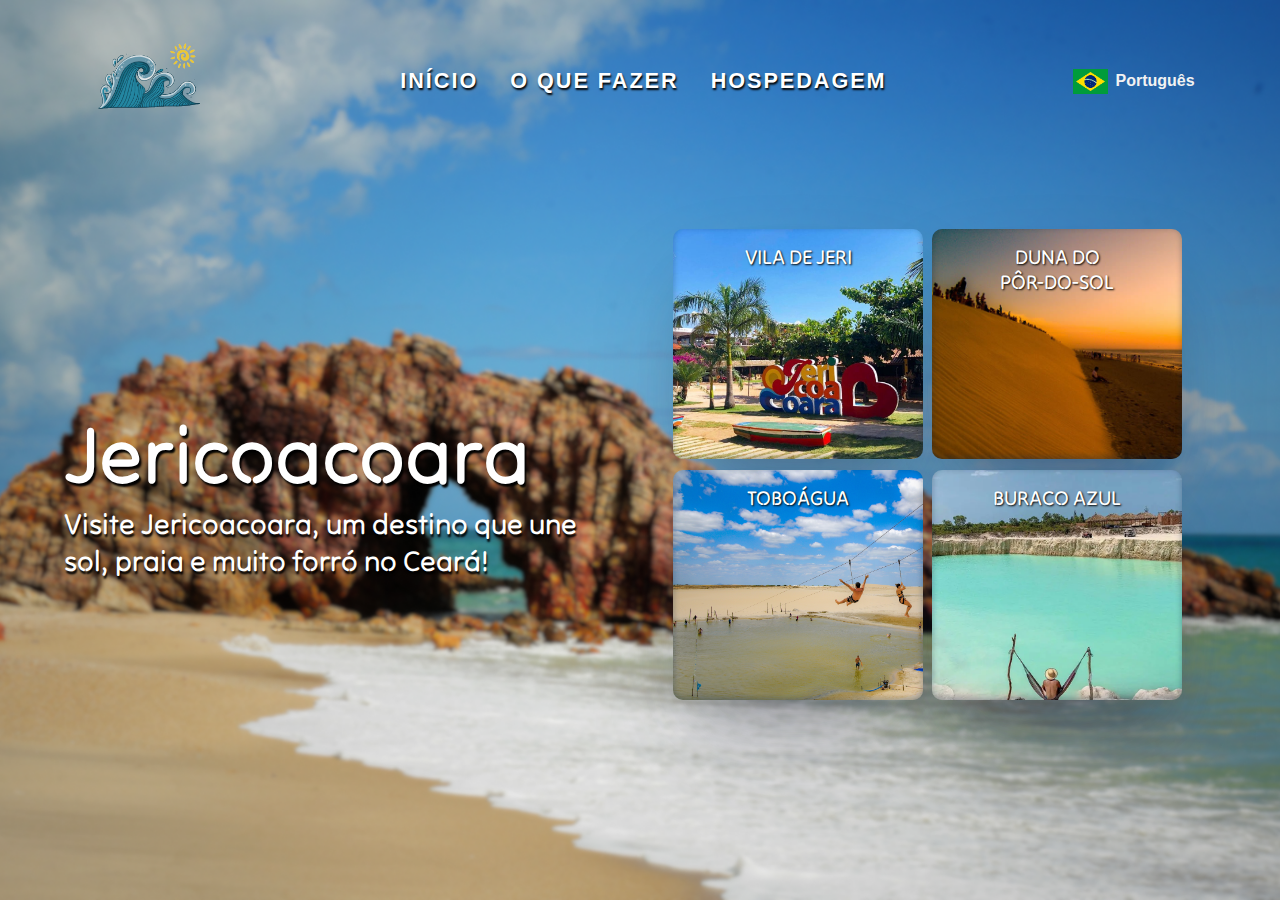
<file: index.html>
<!DOCTYPE html>
<html lang="en">
    <head>
        <meta charset="UTF-8">
        <meta name="viewport" content="width=device-width, initial-scale=1.0" />
        <link rel="stylesheet" href="css/style.css">
        <title> Pontos Turísticos </title>
    </head>

    <body>
        <header>
            <nav class="nav-bar">
                <div class="logo">
                    <img src="img/logo.png" >
                </div>

                    <ul class="nav-menu">
                        <li class="nav-item"><a class="nav-link" href="index.html">INÍCIO</a></li>
                        <li class="nav-item"><a class="nav-link" href="paginas/1_oq_fzr.html">O QUE FAZER</a></li> <!-- Onde voce pode visitar-->
                        <li class="nav-item"><a class="nav-link" href="paginas/2_hospedagem.html">HOSPEDAGEM</a></li> <!-- Onde ficar-->
                    </ul>        

                <div class="mobile_menu">
                    <span class="bar"></span>
                    <span class="bar"></span>
                    <span class="bar"></span>
                </div>

                <div class="bandeiras">
                    <div class="little_band">
                        <img src="./img/brazil-flag-png.jpeg">
                    </div>
                    <div class="linguas">
                        <div class="selecionada">
                            Português
                        </div>
                        <ul>
                            <li><a href="../index.html" >Português</a></li> 
                            <li><a href="../paginas/index_english.html">Inglês</a></li> 
                        </ul>
                    </div>
                </div>
                
            </nav>
        </header>

        <main></main>
        <script src="js/mobile_nav.js"></script>
        
            <div class="conteiner_inicio">
                <div class="lado_esquerdo">
                    <div class="txt_inicio">
                        <h1> Jericoacoara </h1>
                        <p>
                            Visite Jericoacoara, um destino que une 
                            sol, praia e muito forró no Ceará!
                        </p>
                    </div>
                </div>
                    
                <div class="lado_direito">
                    <div class="quadros">
                        <div class="card card1">
                            <h5 style="text-align: center;"> VILA DE JERI </h5>
                        </div>
                        <div class="card card2">
                            <h5 style="text-align: center;"> TOBOÁGUA </h5>
                        </div>
                    </div>
                    <div class="quadros" >
                        <div class="card card3">
                            <h5 style="text-align: center;"> DUNA DO <br> PÔR-DO-SOL </h5>
                        </div>
                        <div class="card card4">
                            <h5 style="text-align: center;"> BURACO AZUL </h5>
                        </div>
                    </div>
                </div>
            </div>
    </body>
</html>
</file>
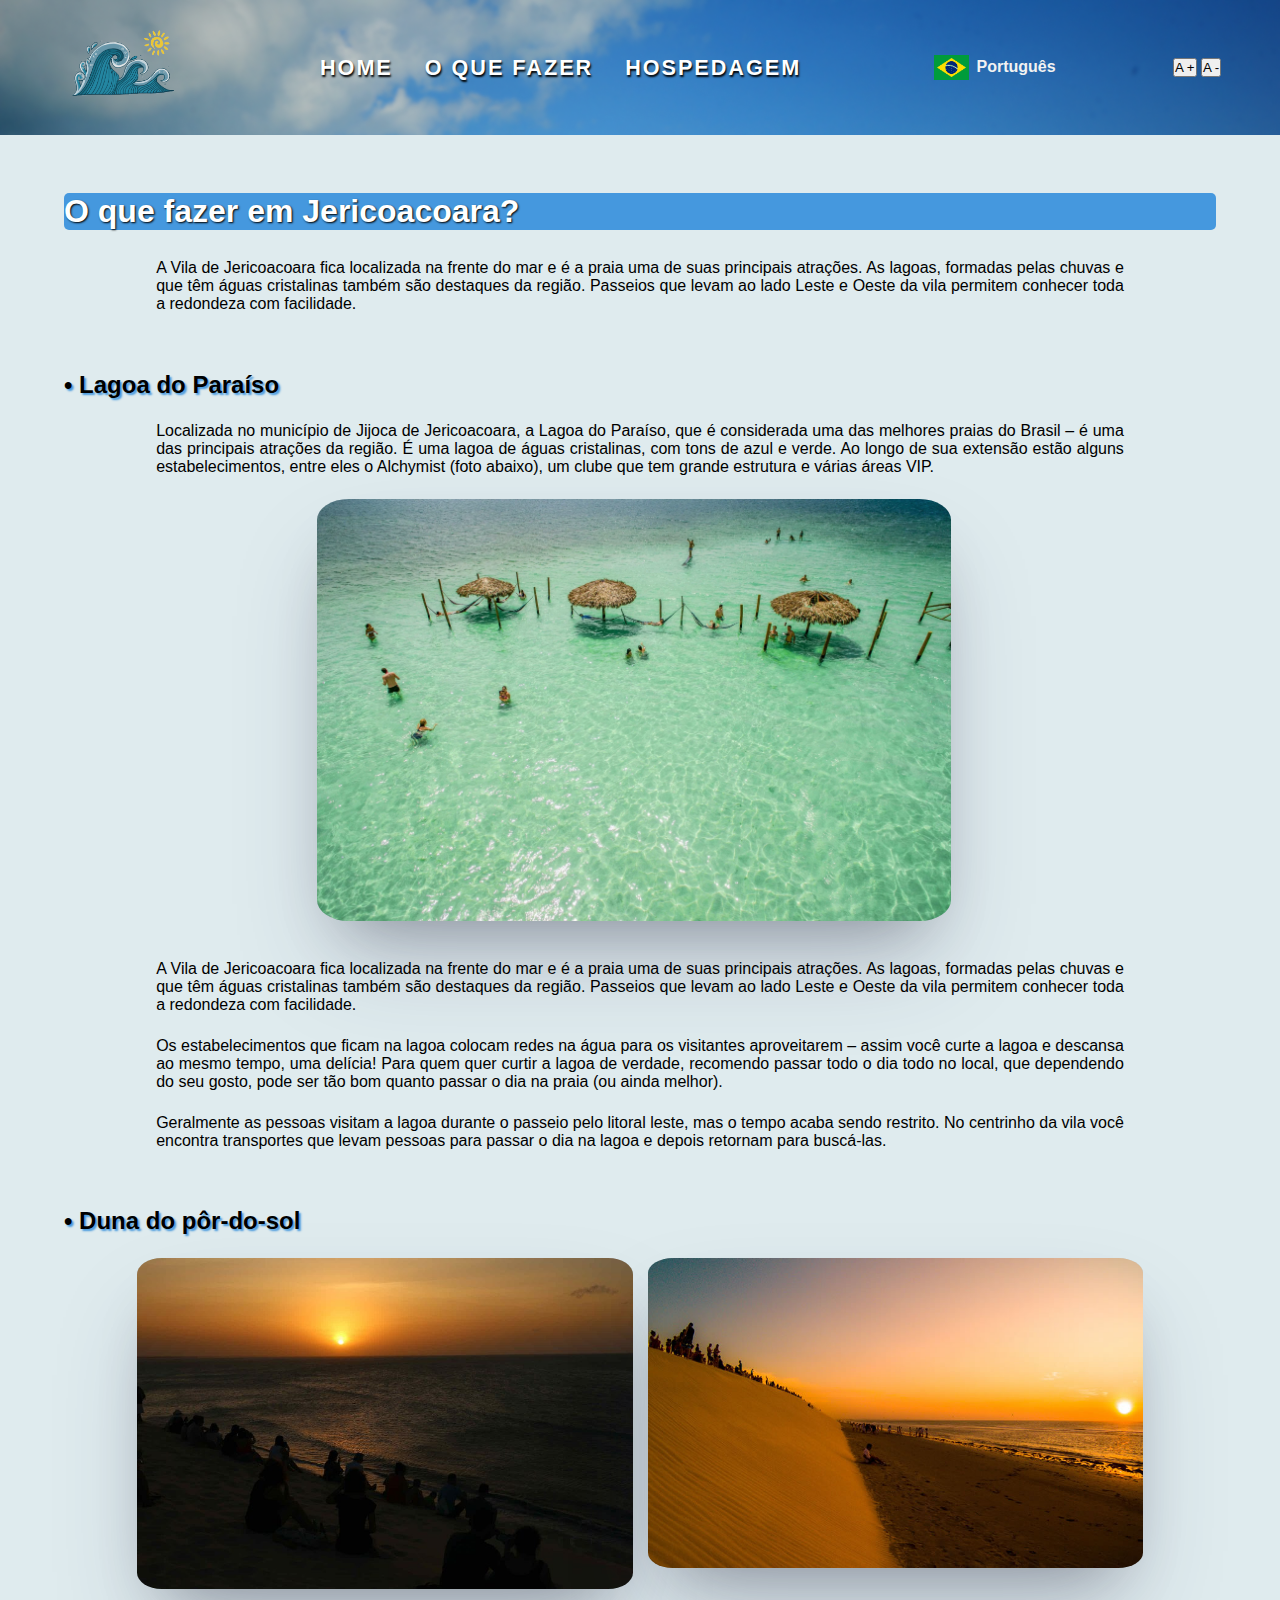
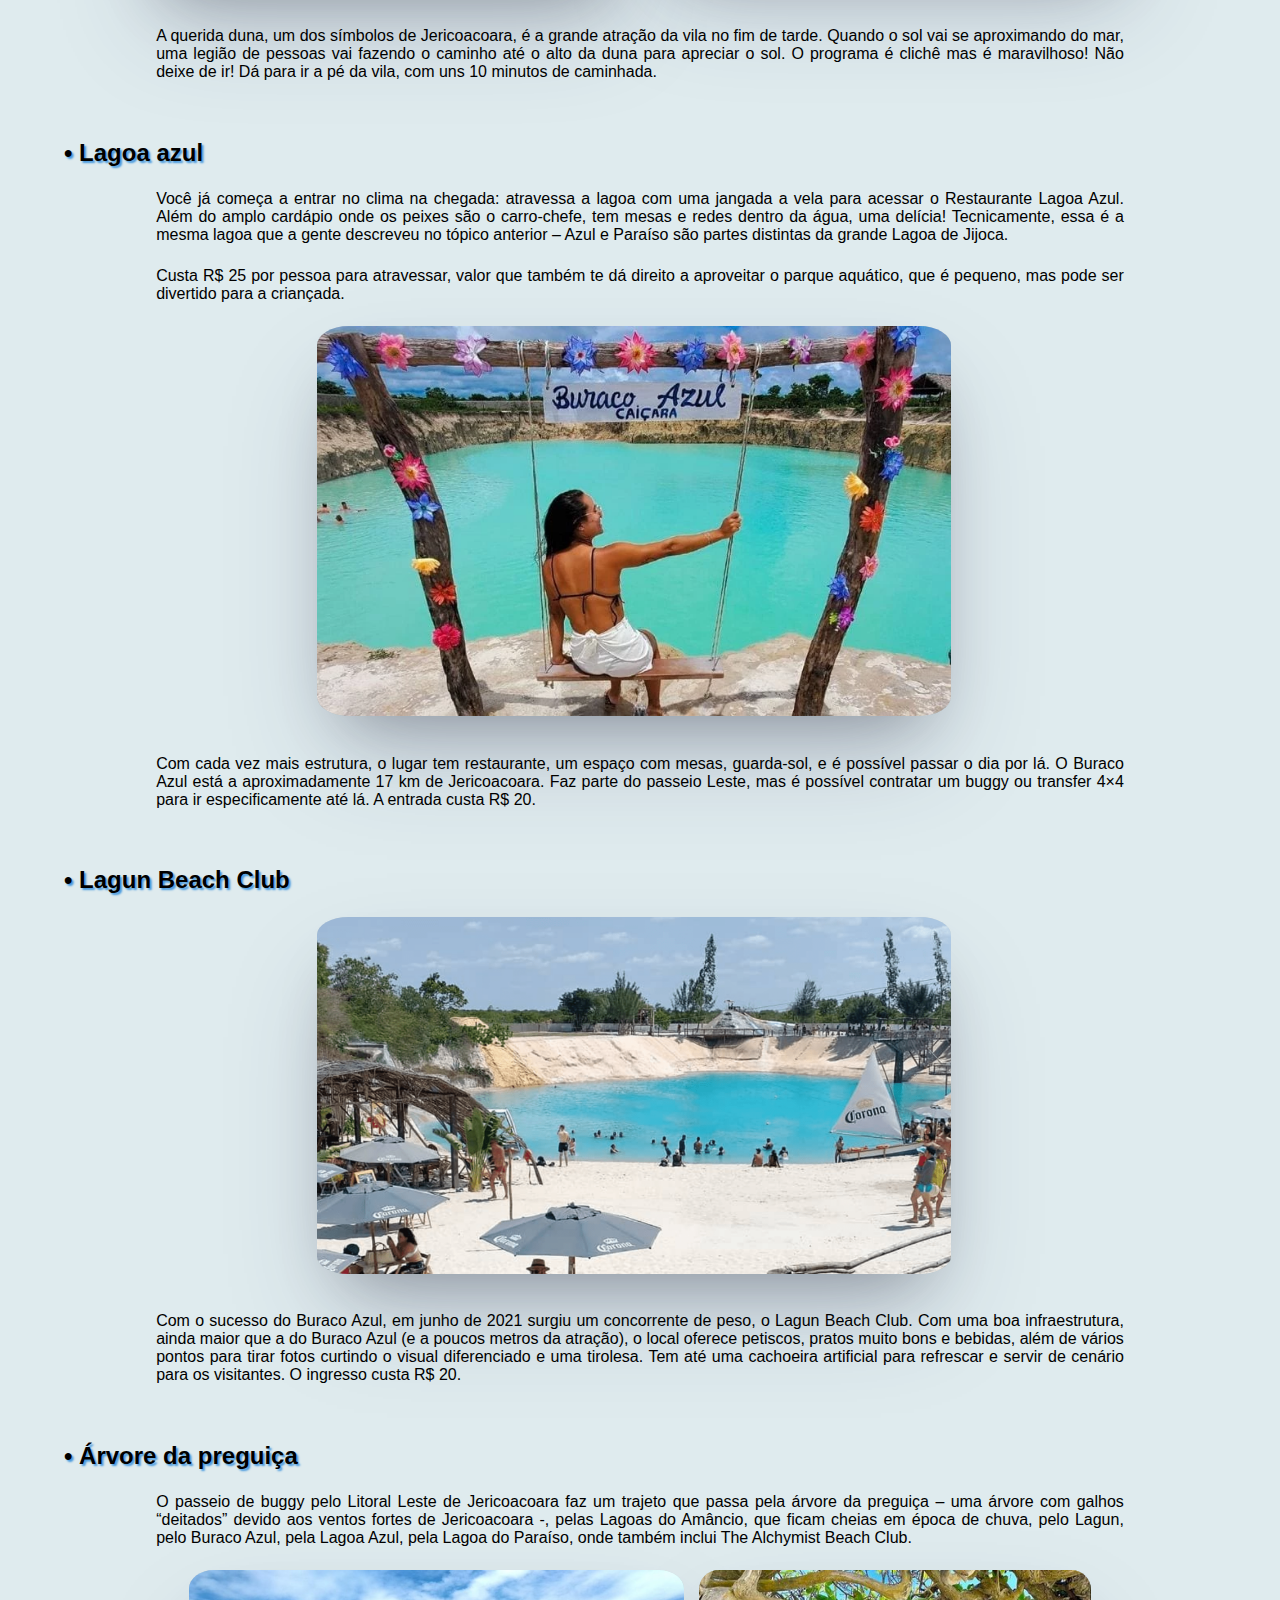
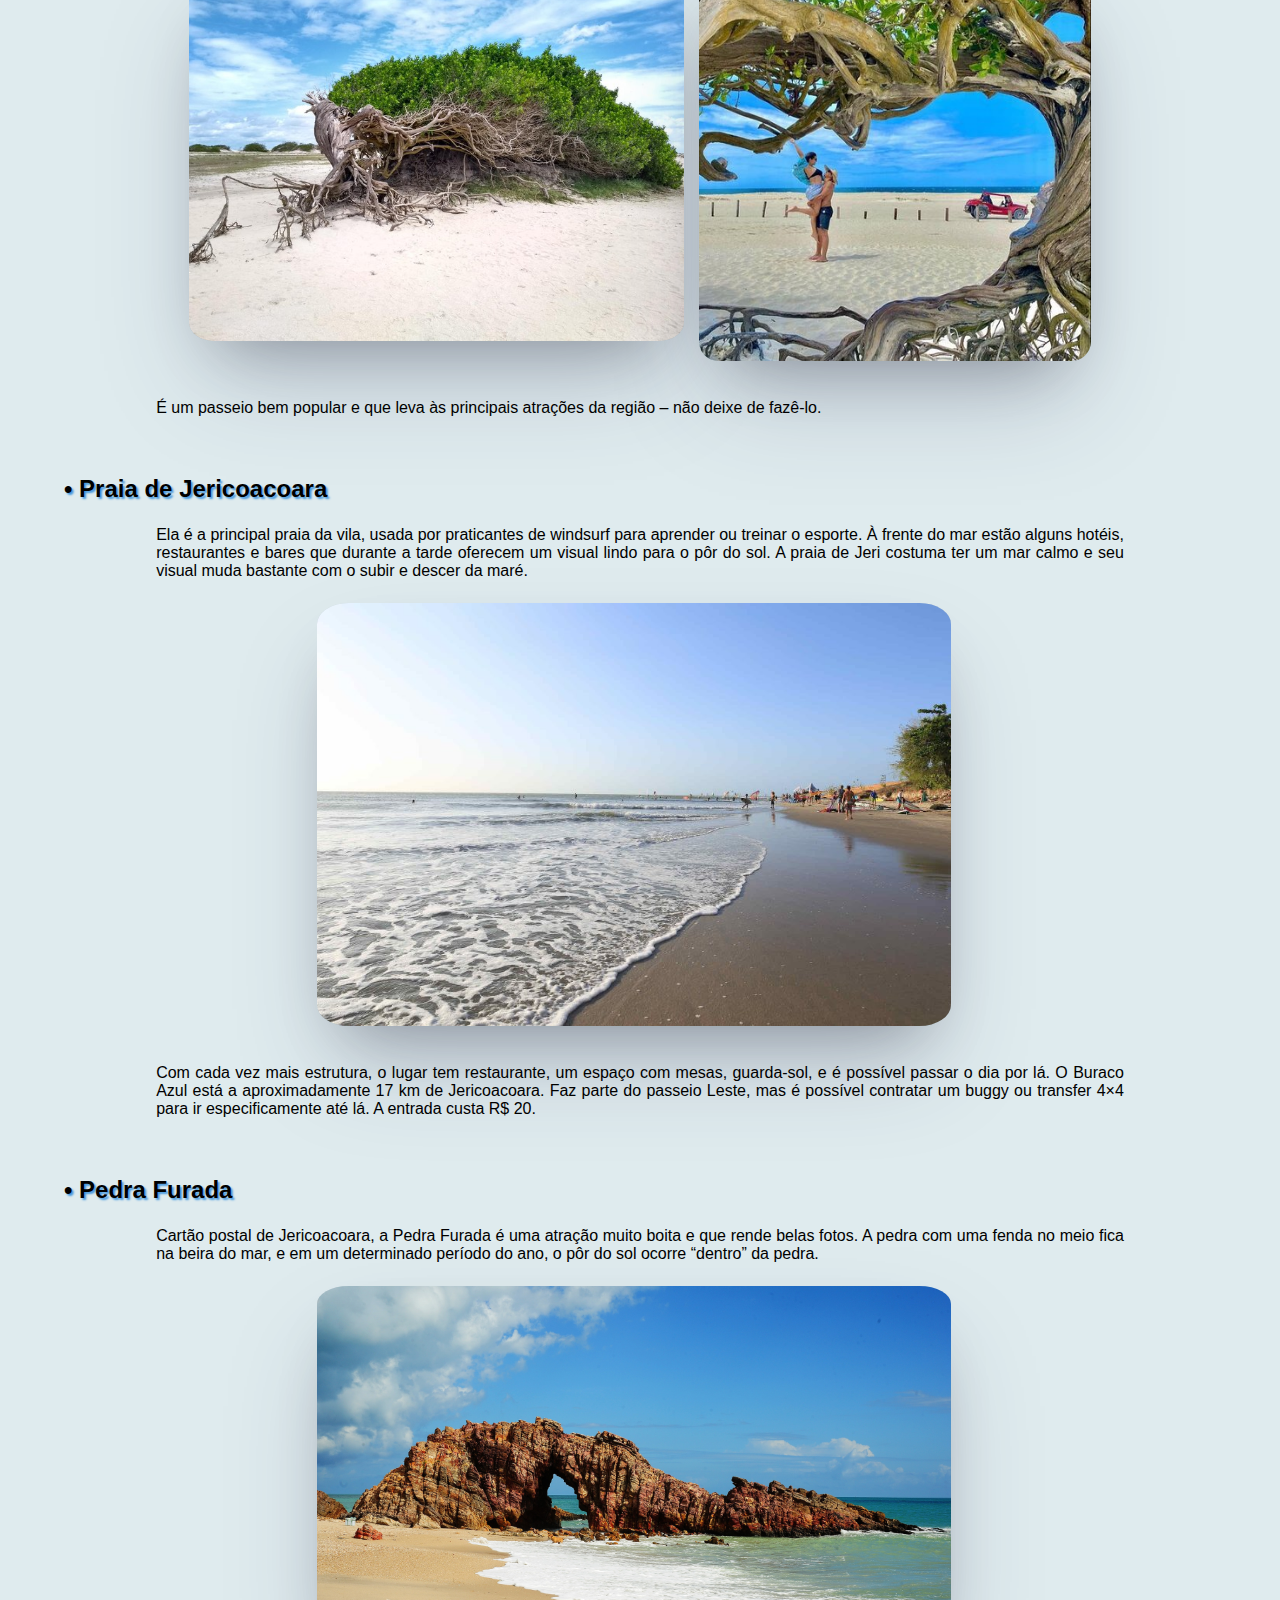
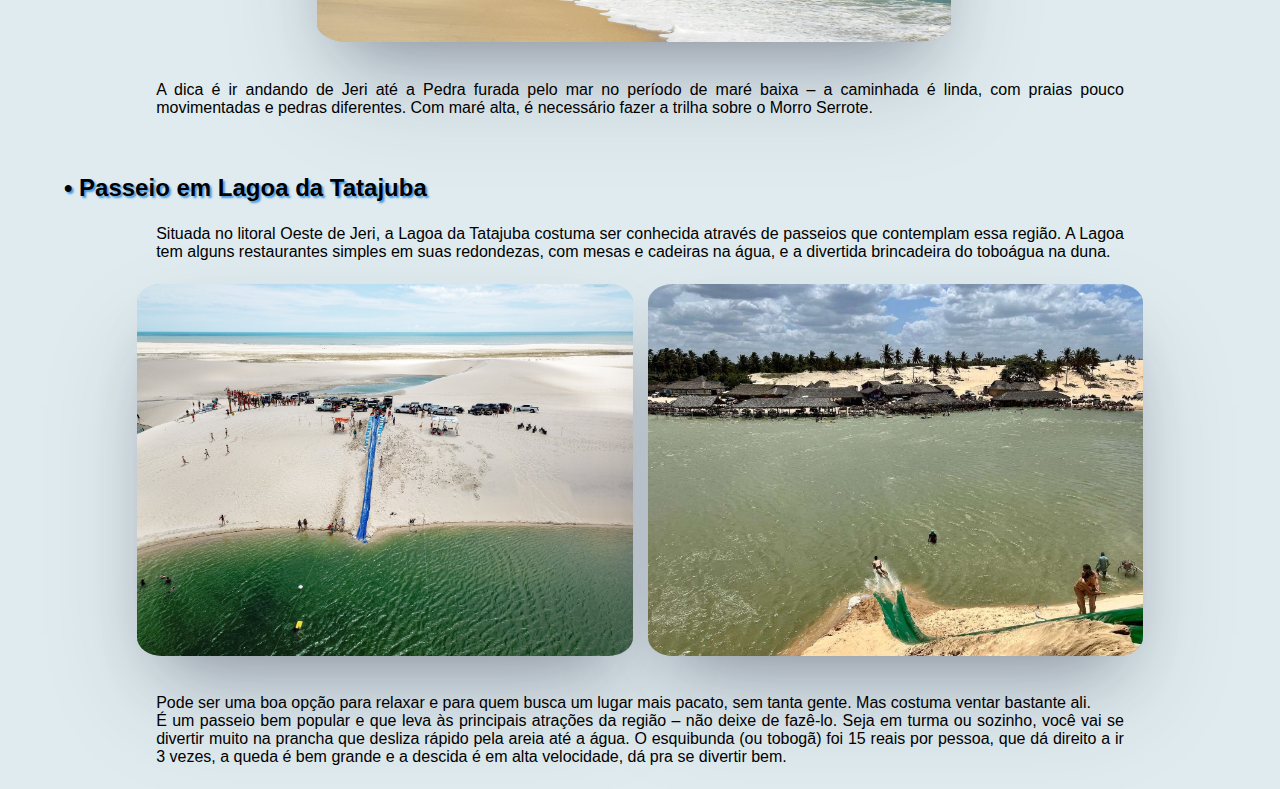
<file: paginas/1_oq_fzr.html>
<!DOCTYPE html>
<html lang="en">
    <head>
        <meta charset="UTF-8">
        <meta name="viewport" content="width=device-width, initial-scale=1.0"/>
        <link rel="stylesheet" href="../css/style2.css">
        <title> Pontos Turísticos </title>
    </head>

    <body>
        <header>
            <nav class="nav-bar">
                <div class="logo">
                    <img src="../img/logo.png" >
                </div>

                    <ul class="nav-menu">
                        <li class="nav-item"><a class="nav-link" href="../index.html">HOME</a></li>
                        <li class="nav-item"><a class="nav-link" href="1_oq_fzr.html">O QUE FAZER</a></li> 
                        <li class="nav-item"><a class="nav-link" href="2_hospedagem.html">HOSPEDAGEM</a></li> 
                    </ul>        

                <div class="mobile_menu">
                    <span class="bar"></span>
                    <span class="bar"></span>
                    <span class="bar"></span>
                </div>
                
                <div class="bandeiras">
                    <div class="little_band">
                        <img src="../img/brazil-flag-png.jpeg">
                    </div>
                    <div class="linguas">
                        <div class="selecionada">
                            Português
                        </div>
                        <ul>
                            <li><a href="1_oq_fzr.html" >Português</a></li> 
                            <li><a href="1_oq_fzr_english.html">Inglês</a></li> 
                        </ul>
                    </div>
                </div>
                
                <div class="btn-container">
                    <button name="increase-font" id="increase-font" title="Aumentar fonte">A +</button>
                    <button name="decrease-font" id="decrease-font" title="Diminuir fonte">A -</button>
                </div>
                
            </nav>
        </header>

        <script src="../js/mobile_nav.js"></script>
            
            <div class="conteiner_inicio">
                <div class="txt_entrada">
                    <h1 class="title"> O que fazer em Jericoacoara? </h1>
                    <br>
                </div>
                <div class="text">
                    <p> 
                        A Vila de Jericoacoara fica localizada na frente do mar e é a praia uma de 
                        suas principais atrações. As lagoas, formadas pelas chuvas e que têm águas cristalinas 
                        também são destaques da região. Passeios que levam ao lado Leste e Oeste da vila permitem conhecer toda a redondeza com facilidade. 
                    </p>
                </div>

                <div class="txt_entrada">
                    <h2 class="title2"> • Lagoa do Paraíso  </h2>
                </div>

                <div class="text">
                    <p>
                        Localizada no município de Jijoca de Jericoacoara, a Lagoa do Paraíso, que é considerada uma das melhores praias do Brasil – 
                        é uma das principais atrações da região. É uma lagoa de águas cristalinas, com tons de azul e verde. Ao longo de sua extensão 
                        estão alguns estabelecimentos, entre eles o Alchymist (foto abaixo), um clube que tem grande estrutura e várias áreas VIP.
                    </p>
                </div>
                <div class="imag">
                    <img src="../img/foto2.webp">
                </div>
                    
                <div class="text_embaixo_foto">
                    <p> 
                        A Vila de Jericoacoara fica localizada na frente do mar e é a praia uma de 
                        suas principais atrações. As lagoas, formadas pelas chuvas e que têm águas cristalinas 
                        também são destaques da região. Passeios que levam ao lado Leste e Oeste da vila permitem conhecer toda a redondeza com facilidade. 
                    </p>
                </div>

                <div class="text">
                    <p>
                        Os estabelecimentos que ficam na lagoa colocam redes na água para os visitantes aproveitarem – assim você curte a lagoa e descansa 
                        ao mesmo tempo, uma delícia! Para quem quer curtir a lagoa de verdade, recomendo passar todo o dia todo no local, que dependendo do 
                        seu gosto, pode ser tão bom quanto passar o dia na praia (ou ainda melhor).
                    </p>
                </div>
                <div class="text">
                    <p>
                        Geralmente as pessoas visitam a lagoa durante o passeio pelo litoral leste, mas o tempo acaba sendo restrito. No centrinho da vila 
                        você encontra transportes que levam pessoas para passar o dia na lagoa e depois retornam para buscá-las.
                    </p>
                </div>

                <div class="txt_entrada">
                    <h2 class="title2"> • Duna do pôr-do-sol  </h2>
                </div>
                <div class="imag-duo">
                    <div class="duo">
                        <img src="../img/duna-por-do-sol.jpeg" >
                    </div>
                    <div class="duo">
                        <img src="../img/big_duna.jpg">
                    </div>
                </div>
                    
                <div class="text_embaixo_foto">
                    <p> 
                        A querida duna, um dos símbolos de Jericoacoara, é a grande atração da vila 
                        no fim de tarde. Quando o sol vai se aproximando do mar, uma legião de pessoas 
                        vai fazendo o caminho até o alto da duna para apreciar o sol. O programa é clichê 
                        mas é maravilhoso! Não deixe de ir! Dá para ir a pé da vila, com uns 10 minutos 
                        de caminhada.
                    </p>
                </div>
            
                <div class="txt_entrada">
                    <h2 class="title2"> • Lagoa azul  </h2>
                </div>

                <div class="text">
                    <p>
                        Você já começa a entrar no clima na chegada: atravessa a lagoa com uma jangada 
                        a vela para acessar o Restaurante Lagoa Azul. Além do amplo cardápio onde os 
                        peixes são o carro-chefe, tem mesas e redes dentro da água, uma delícia! 
                        Tecnicamente, essa é a mesma lagoa que a gente descreveu no tópico anterior – 
                        Azul e Paraíso são partes distintas da grande Lagoa de Jijoca.
                    </p>
                </div>
                <div class="text">
                    <p>
                        Custa R$ 25 por pessoa para atravessar, valor que também te dá direito a aproveitar 
                        o parque aquático, que é pequeno, mas pode ser divertido para a criançada.
                    </p>
                </div>
                <div class="imag">
                    <img src="../img/buraco-azul-jericoacoara.webp">
                </div>
                    
                <div class="text_embaixo_foto">
                    <p> 
                        Com cada vez mais estrutura, o lugar tem restaurante, um espaço com mesas, guarda-sol, 
                        e é possível passar o dia por lá. O Buraco Azul está a aproximadamente 17 km de 
                        Jericoacoara. Faz parte do passeio Leste, mas é possível contratar um buggy ou transfer 4×4
                        para ir especificamente até lá. A entrada custa R$ 20.
                    </p>
                </div>

                <div class="txt_entrada">
                    <h2 class="title2"> • Lagun Beach Club  </h2>
                </div>
                <div class="imag">
                    <img src="../img/Lagun-Beach-Jericoacoara.png">
                </div>
                    
                <div class="text_embaixo_foto">
                    <p> 
                        Com o sucesso do Buraco Azul, em junho de 2021 surgiu um concorrente de peso, o Lagun 
                        Beach Club. Com uma boa infraestrutura, ainda maior que a do Buraco Azul (e a poucos 
                        metros da atração), o local oferece petiscos, pratos muito bons e bebidas, além de 
                        vários pontos para tirar fotos curtindo o visual diferenciado e uma tirolesa. Tem até 
                        uma cachoeira artificial para refrescar e servir de cenário para os visitantes. O ingresso 
                        custa R$ 20.
                    </p>
                </div>

                <div class="txt_entrada">
                    <h2 class="title2"> • Árvore da preguiça  </h2>
                </div>

                <div class="text">
                    <p>
                        O passeio de buggy pelo Litoral Leste de Jericoacoara faz um trajeto que passa pela árvore da preguiça 
                        – uma árvore com galhos “deitados” devido aos ventos fortes de Jericoacoara -, pelas Lagoas do Amâncio, 
                        que ficam cheias em época de chuva, pelo Lagun, pelo Buraco Azul, pela Lagoa Azul, pela Lagoa do Paraíso, 
                        onde também inclui The Alchymist Beach Club. 
                    </p>
                </div>
                <div class="imag-duo">
                    <div class="duo">
                        <img src="../img/arvore-da-preguica3.jpg" >
                    </div>
                    <div id="duo">
                        <img src="../img/isso-e-a-arvore-da-preguica4.jpg">
                    </div>
                </div>
                    
                <div class="text_embaixo_foto">
                    <p> 
                        É um passeio bem popular e que leva às principais atrações da região – não deixe de fazê-lo.
                    </p>
                </div>

                <div class="txt_entrada">
                    <h2 class="title2"> • Praia de Jericoacoara  </h2>
                </div>

                <div class="text">
                    <p>
                        Ela é a principal praia da vila, usada por praticantes de windsurf para aprender ou treinar o esporte. 
                        À frente do mar estão alguns hotéis, restaurantes e bares que durante a tarde oferecem um visual 
                        lindo para o pôr do sol. A praia de Jeri costuma ter um mar calmo e seu visual muda bastante com o 
                        subir e descer da maré.
                    </p>
                </div>
                <div class="imag">
                    <img src="../img/praia-de-jericoacoara.jpeg">
                </div>
                    
                <div class="text_embaixo_foto">
                    <p> 
                        Com cada vez mais estrutura, o lugar tem restaurante, um espaço com mesas, guarda-sol, 
                        e é possível passar o dia por lá. O Buraco Azul está a aproximadamente 17 km de 
                        Jericoacoara. Faz parte do passeio Leste, mas é possível contratar um buggy ou transfer 4×4
                        para ir especificamente até lá. A entrada custa R$ 20.
                    </p>
                </div>



                <div class="txt_entrada">
                    <h2 class="title2"> • Pedra Furada  </h2>
                </div>

                <div class="text">
                    <p>
                        Cartão postal de Jericoacoara, a Pedra Furada é uma atração muito boita e que rende belas fotos. 
                        A pedra com uma fenda no meio fica na beira do mar, e em um determinado período do ano, o pôr do 
                        sol ocorre “dentro” da pedra. 
                    </p>
                </div>
                <div class="imag">
                    <img src="../img/pedra_furada_cut.png">
                </div>
                    
                <div class="text_embaixo_foto">
                    <p> 
                        A dica é ir andando de Jeri até a Pedra furada pelo mar no período de maré baixa – a caminhada é linda, 
                        com praias pouco movimentadas e pedras diferentes. Com maré alta, é necessário fazer a trilha sobre o 
                        Morro Serrote.
                    </p>
                </div>

                <div class="txt_entrada">
                    <h2 class="title2"> • Passeio em Lagoa da Tatajuba  </h2>
                </div>

                <div class="text">
                    <p>
                        Situada no litoral Oeste de Jeri, a Lagoa da Tatajuba costuma ser conhecida através de passeios 
                        que contemplam essa região. A Lagoa tem alguns restaurantes simples em suas redondezas, com mesas 
                        e cadeiras na água, e a divertida brincadeira do toboágua na duna.
                    </p>
                </div>
                <div class="imag-duo">
                    <div class="duo">
                        <img src="../img/escorrega.jpg" >
                    </div>
                    <div class="duo">
                        <img src="../img/rest-e-escorrega.jpg" >
                    </div>
                </div>
                    
                <div class="text_embaixo_foto">
                    <p>
                        Pode ser uma boa opção para relaxar e para quem busca um lugar mais pacato, sem tanta gente. 
                        Mas costuma ventar bastante ali.
                    </p>
                    <p> 
                        É um passeio bem popular e que leva às principais atrações da região – não deixe de fazê-lo. 
                        Seja em turma ou sozinho, você vai se divertir muito na prancha que desliza rápido pela areia 
                        até a água. O esquibunda (ou tobogã) foi 15 reais por pessoa, que dá direito a ir 3 vezes, a 
                        queda é bem grande e a descida é em alta velocidade, dá pra se divertir bem.
                    </p>
                </div>
            </div>
        </body>
</html>
</file>
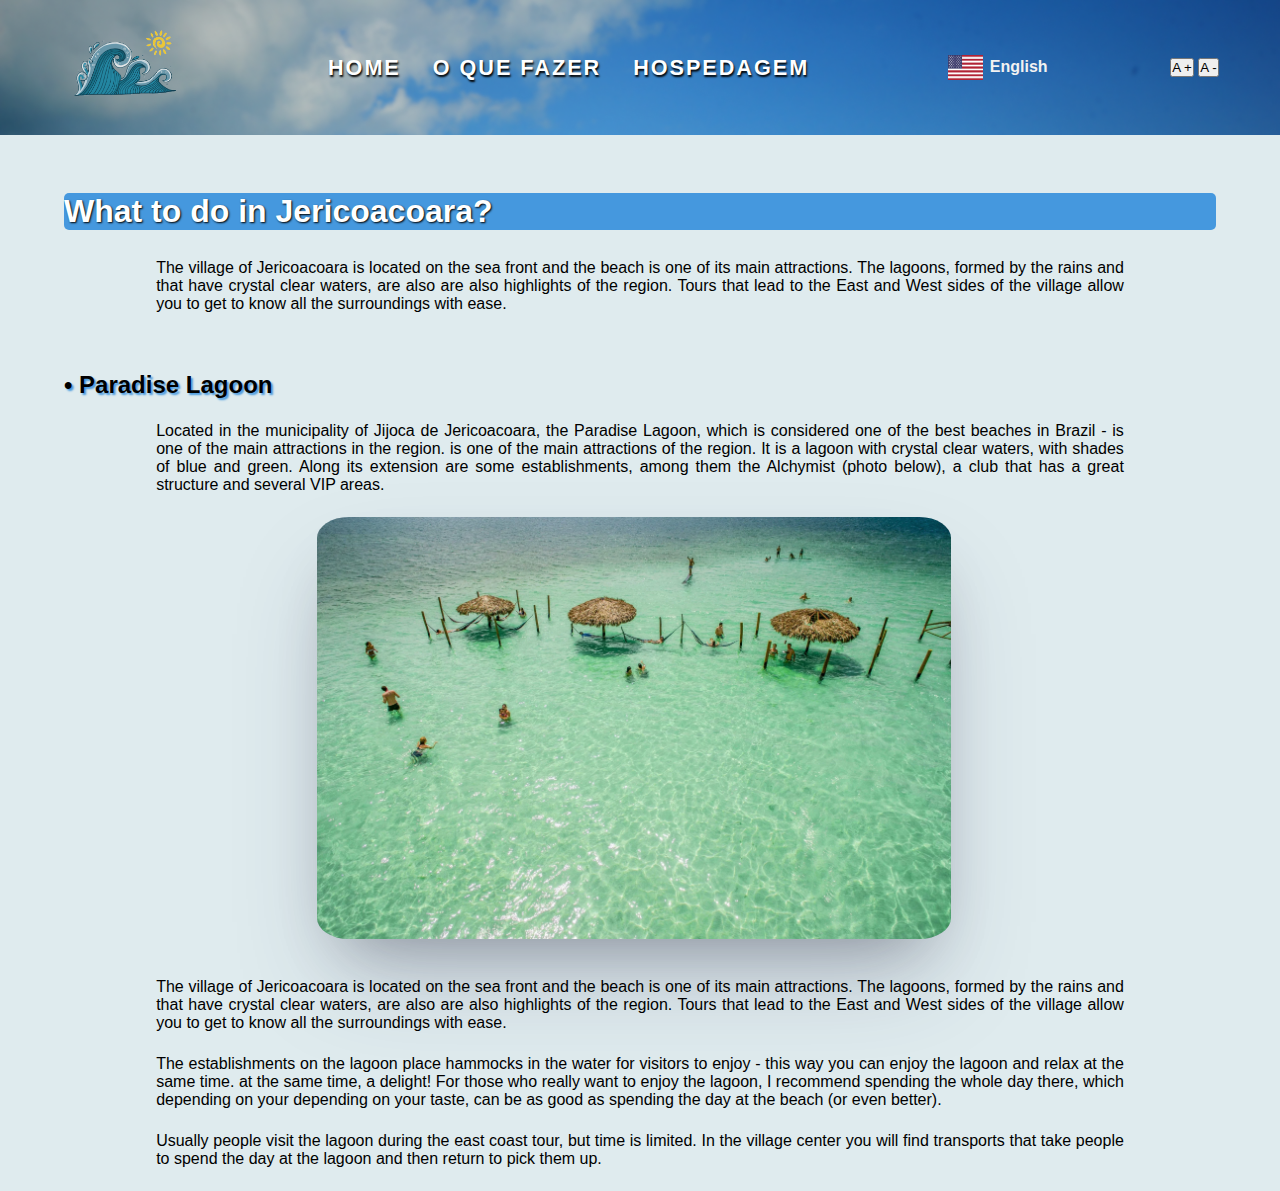
<file: paginas/1_oq_fzr_english.html>
<!DOCTYPE html>
<html lang="en">
    <head>
        <meta charset="UTF-8">
        <meta name="viewport" content="width=device-width, initial-scale=1.0"/>
        <link rel="stylesheet" href="../css/style2.css">
        <title> Pontos Turísticos </title>
    </head>

    <body>
        <header>
            <nav class="nav-bar">
                <div class="logo">
                    <img src="../img/logo.png" >
                </div>

                    <ul class="nav-menu">
                        <li class="nav-item"><a class="nav-link" href="../index.html">HOME</a></li>
                        <li class="nav-item"><a class="nav-link" href="1_oq_fzr.html">O QUE FAZER</a></li> 
                        <li class="nav-item"><a class="nav-link" href="2_hospedagem.html">HOSPEDAGEM</a></li> 
                    </ul>        

                <div class="mobile_menu">
                    <span class="bar"></span>
                    <span class="bar"></span>
                    <span class="bar"></span>
                </div>
                
                <div class="bandeiras">
                    <div class="little_band2">
                        <img src="../img/eua-flag.jpeg">
                    </div>
                    <div class="linguas">
                        <div class="selecionada">
                            English
                        </div>
                        <ul>
                            <li><a href="1_oq_fzr.html" >Portuguese</a></li> 
                            <li><a href="1_oq_fzr_english.html" >English</a></li> 
                        </ul>
                    </div>
                    
                </div>
                
                <div class="btn-container">
                    <button name="increase-font" id="increase-font" title="Aumentar fonte">A +</button>
                    <button name="decrease-font" id="decrease-font" title="Diminuir fonte">A -</button>
                </div>
                
            </nav>
        </header>

        <script src="../js/mobile_nav.js"></script>
            
            <div class="conteiner_inicio">

                <div class="txt_entrada">
                    <h1 class="title"> What to do in Jericoacoara? </h1>
                    <br>
                </div>
                <div class="text">
                    <p> 
                        The village of Jericoacoara is located on the sea front and the beach is one of 
                        its main attractions. The lagoons, formed by the rains and that have crystal clear waters, are also 
                        are also highlights of the region. Tours that lead to the East and West sides of the village allow 
                        you to get to know all the surroundings with ease.
                    </p>
                </div>

                <div class="txt_entrada">
                    <h2 class="title2"> • Paradise Lagoon  </h2>
                </div>

                <div class="text">
                    <p>
                        Located in the municipality of Jijoca de Jericoacoara, the Paradise Lagoon, which is considered one of the best beaches in Brazil - is one of the main attractions in the region. 
                        is one of the main attractions of the region. It is a lagoon with crystal clear waters, with shades of blue and green. Along its extension 
                        are some establishments, among them the Alchymist (photo below), a club that has a great structure and several VIP areas.
                    </p>
                </div>
                <div class="imag">
                    <img src="../img/foto2.webp">
                </div>
                    
                <div class="text_embaixo_foto">
                    <p> 
                        The village of Jericoacoara is located on the sea front and the beach is one of 
                        its main attractions. The lagoons, formed by the rains and that have crystal clear waters, are also 
                        are also highlights of the region. Tours that lead to the East and West sides of the village 
                        allow you to get to know all the surroundings with ease.
                    </p>
                </div>

                <div class="text">
                    <p>
                        The establishments on the lagoon place hammocks in the water for visitors to enjoy - this way you can enjoy the lagoon and relax at the same time. 
                        at the same time, a delight! For those who really want to enjoy the lagoon, I recommend spending the whole day there, which depending on your 
                        depending on your taste, can be as good as spending the day at the beach (or even better).
                    </p>
                </div>
                <div class="text">
                    <p>
                        Usually people visit the lagoon during the east coast tour, but time is limited. In the village center 
                        you will find transports that take people to spend the day at the lagoon and then return to pick them up.
                    </p>
                </div>

            </div>
        </body>
</html>
</file>
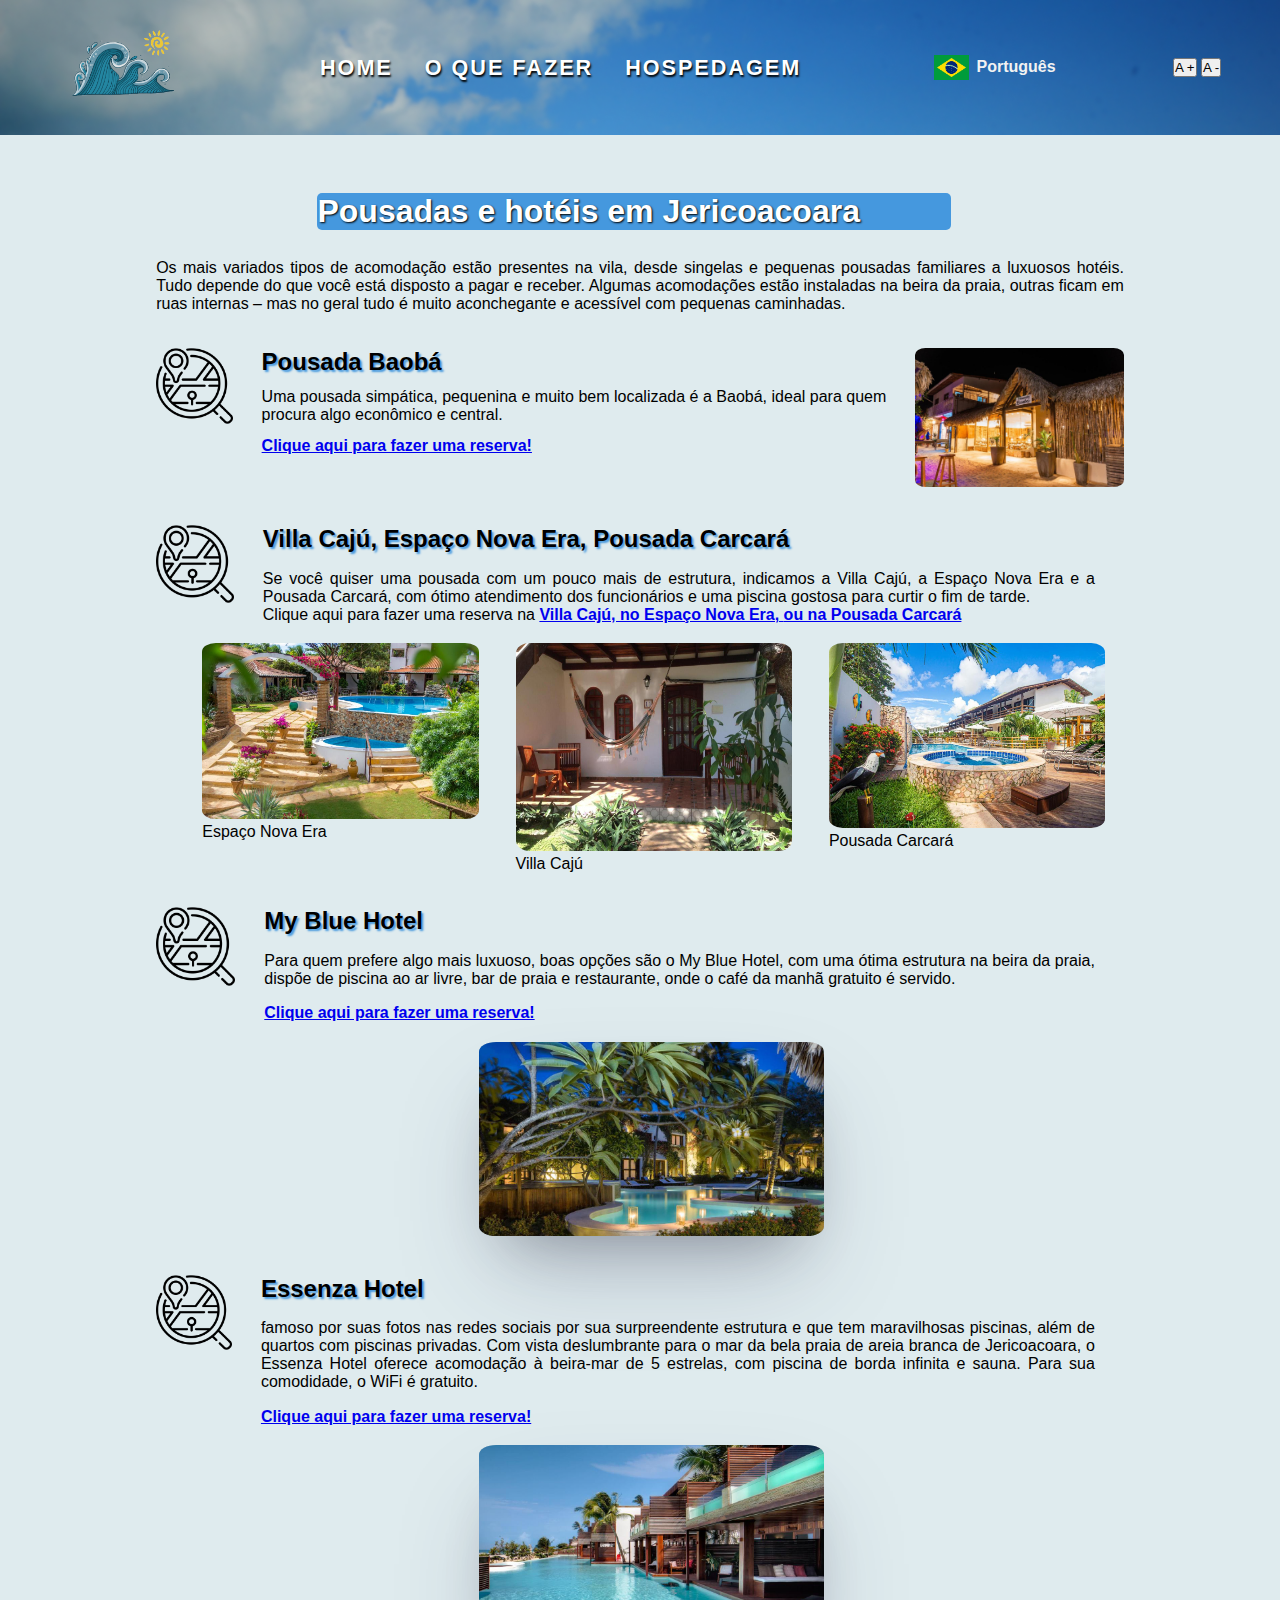
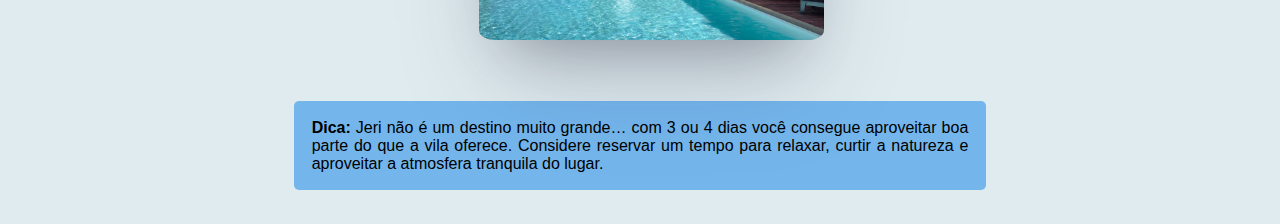
<file: paginas/2_hospedagem.html>
<!DOCTYPE html>
<html lang="en">
    <head>
        <meta charset="UTF-8">
        <meta name="viewport" content="width=device-width, initial-scale=1.0"/>
        <link rel="stylesheet" href="../css/style3.css">
        <title> Pontos Turísticos </title>
    </head>

    <body>
        <header>
            <nav class="nav-bar">
                <div class="logo">
                    <img src="../img/logo.png" >
                </div>

                    <ul class="nav-menu">
                        <li class="nav-item"><a class="nav-link" href="../index.html">HOME</a></li>
                        <li class="nav-item"><a class="nav-link" href="1_oq_fzr.html">O QUE FAZER</a></li> 
                        <li class="nav-item"><a class="nav-link" href="2_hospedagem.html">HOSPEDAGEM</a></li> 
                    </ul>        

                <div class="mobile_menu">
                    <span class="bar"></span>
                    <span class="bar"></span>
                    <span class="bar"></span>

                </div>
                
                <div class="bandeiras">
                    <div class="little_band">
                        <img src="../img/brazil-flag-png.jpeg">
                    </div>
                    <div class="linguas">
                        <div class="selecionada">
                            Português
                        </div>
                        <ul>
                            <li><a href="2_hospedagem.html" >Português</a></li> 
                            <li><a href="2_hospedagem_english.html">Inglês</a></li> 
                        </ul>
                    </div>
                </div>
                
                <div class="btn-container">
                    <button name="increase-font" id="increase-font" title="Aumentar fonte">A +</button>
                    <button name="decrease-font" id="decrease-font" title="Diminuir fonte">A -</button>
                </div>
                
            </nav>
        </header>

        <script src="../js/mobile_nav.js"></script>
            
            <div class="conteiner_inicio">
                <div class="txt_entrada">
                    <h1 class="title"> Pousadas e hotéis em Jericoacoara </h1>
                    <br>
                    <div class="text">
                        <p> 
                            Os mais variados tipos de acomodação estão presentes na vila, desde singelas e pequenas pousadas 
                            familiares a luxuosos hotéis. Tudo depende do que você está disposto a pagar e receber. Algumas 
                            acomodações estão instaladas na beira da praia, outras ficam em ruas internas – mas no geral tudo 
                            é muito aconchegante e acessível com pequenas caminhadas.
                        </p>
                    </div>
                </div>
                <div class="content">
                    <div class="lugar">
                        <img src="../img/icon-lugar.png">
                    </div>
                    <div class="text-lugar">
                        <p>
                            <h2 class="title2"> Pousada Baobá  </h2>
                            Uma pousada simpática, pequenina e muito bem localizada é a Baobá, 
                            ideal para quem procura algo econômico e central. <br>
                        </p>
                        <div class="hiperlink">
                            <a href="https://www.booking.com/hotel/br/pousada-baoba-jijoca-de-jericoacoara.pt-br.html?aid=335683&label=MD-POST-124014" >
                                Clique aqui para fazer uma reserva!
                            </a>
                        </div>
                    </div>
                    <div class="foto-do-lugar2">
                        <img src="../img/pousada-baoba.jpg">
                    </div>
                </div>

                <div class="content">
                    <div class="lugar4">
                        <img src="../img/icon-lugar.png">
                    </div>
                    <div class="text-lugar">
                        <p>
                            <h2 class="title2"> Villa Cajú, Espaço Nova Era, Pousada Carcará  </h2>
                            Se você quiser uma pousada com um pouco mais de estrutura, indicamos a Villa Cajú, 
                            a Espaço Nova Era e a Pousada Carcará, com ótimo atendimento dos funcionários e uma 
                            piscina gostosa para curtir o fim de tarde.
                        </p>
                        <p> Clique aqui para fazer uma reserva na 
                            <a class="hiperlink" href="https://www.melhoresdestinos.com.br/o-que-fazer-em-jericoacoara.html" >
                                Villa Cajú,
                            </a> 
                            <a class="hiperlink" href="https://www.booking.com/hotel/br/espaco-nova-era-pousada.pt-br.html?aid=335683&label=MD-POST-124014&sid=906b093c6b4de289499f3ceda1b86075&dest_id=325108%3Bdest_type%3Dhotel%3Bdist%3D0%3Bgroup_adults%3D2%3Bgroup_children%3D0%3Bhapos%3D1%3Bhpos%3D1%3Bno_rooms%3D1%3Breq_adults%3D2%3Breq_children%3D0%3Broom1%3DA%2CA%3Bsb_price_type%3Dtotal%3Bsr_order%3Dpopularity%3Bsrepoch%3D1672844933%3Bsrpvid%3D01136a819814021b%3Btype%3Dtotal%3Bucfs%3D1">
                                no Espaço Nova Era,
                            </a> 
                            <a class="hiperlink" href="https://www.booking.com/hotel/br/pousada-carcara.pt-br.html?aid=335683&label=MD-POST-124014">
                                ou na Pousada Carcará
                            </a>
                        </p>
                    </div>
                </div>
                <div class="trio">
                    <figure class="foto-do-lugar">
                        <img src="../img/espaco-nova-era.jpg">
                        <figcaption> Espaço Nova Era </figcaption>
                    </figure>
                    <figure class="foto-do-lugar">
                        <img src="../img/villa-caju.jpg">
                        <figcaption> Villa Cajú </figcaption>
                    </figure>
                    <figure class="foto-do-lugar">
                        <img src="../img/pousada-carcara.jpg" >
                        <figcaption> Pousada Carcará </figcaption>
                    </figure>
                </div>

                <div class="content">
                    <div class="lugar2">
                        <img src="../img/icon-lugar.png">
                    </div>
                    <div class="text-lugar">
                        <p>
                            <h2 class="title2"> My Blue Hotel  </h2>
                            Para quem prefere algo mais luxuoso, boas opções são o My Blue Hotel,
                            com uma ótima estrutura na beira da praia, dispõe de piscina ao ar livre,
                            bar de praia e restaurante, onde o café da manhã gratuito é servido.
                        </p>
                        <div class="hiperlink">
                            <a href="https://www.booking.com/hotel/br/mosquito-blue-jericoacoara.pt-br.html?aid=335683&label=MD-POST-124014" >
                                Clique aqui para fazer uma reserva!
                            </a>
                        </div>
                    </div>
                </div>
                <div class="imag-oq">
                    <img src="../img/my-blue-hotel.jpg">
                </div>

                <div class="content">
                    <div class="lugar3">
                        <img src="../img/icon-lugar.png">
                    </div>
                    <div class="text-lugar">
                        <p>
                            <h2 class="title2"> Essenza Hotel  </h2>
                            famoso por suas fotos nas redes sociais por sua surpreendente estrutura e que tem maravilhosas piscinas, 
                            além de quartos com piscinas privadas. Com vista deslumbrante para o mar da bela praia de areia branca 
                            de Jericoacoara, o Essenza Hotel oferece acomodação à beira-mar de 5 estrelas, com piscina de borda infinita 
                            e sauna. Para sua comodidade, o WiFi é gratuito. <br>
                        </p>
                        <div class="hiperlink">
                            <a href="https://www.booking.com/hotel/br/pousada-baoba-jijoca-de-jericoacoara.pt-br.html?aid=335683&label=MD-POST-124014" >
                                Clique aqui para fazer uma reserva!
                            </a>
                        </div>
                    </div>
                </div>
                <div class="imag-oq">
                    <img src="../img/essenza-hotel.jpg">
                </div>

                <div class="conteiner2">
                    <div class="dica">
                        <b>Dica:</b> Jeri não é um destino muito grande… com 3 ou 4 dias você consegue aproveitar boa 
                        parte do que a vila oferece. Considere reservar um tempo para relaxar, curtir a natureza 
                        e aproveitar a atmosfera tranquila do lugar.
                    </div>
                </div>


            </div>
        </body>
</html>
</file>
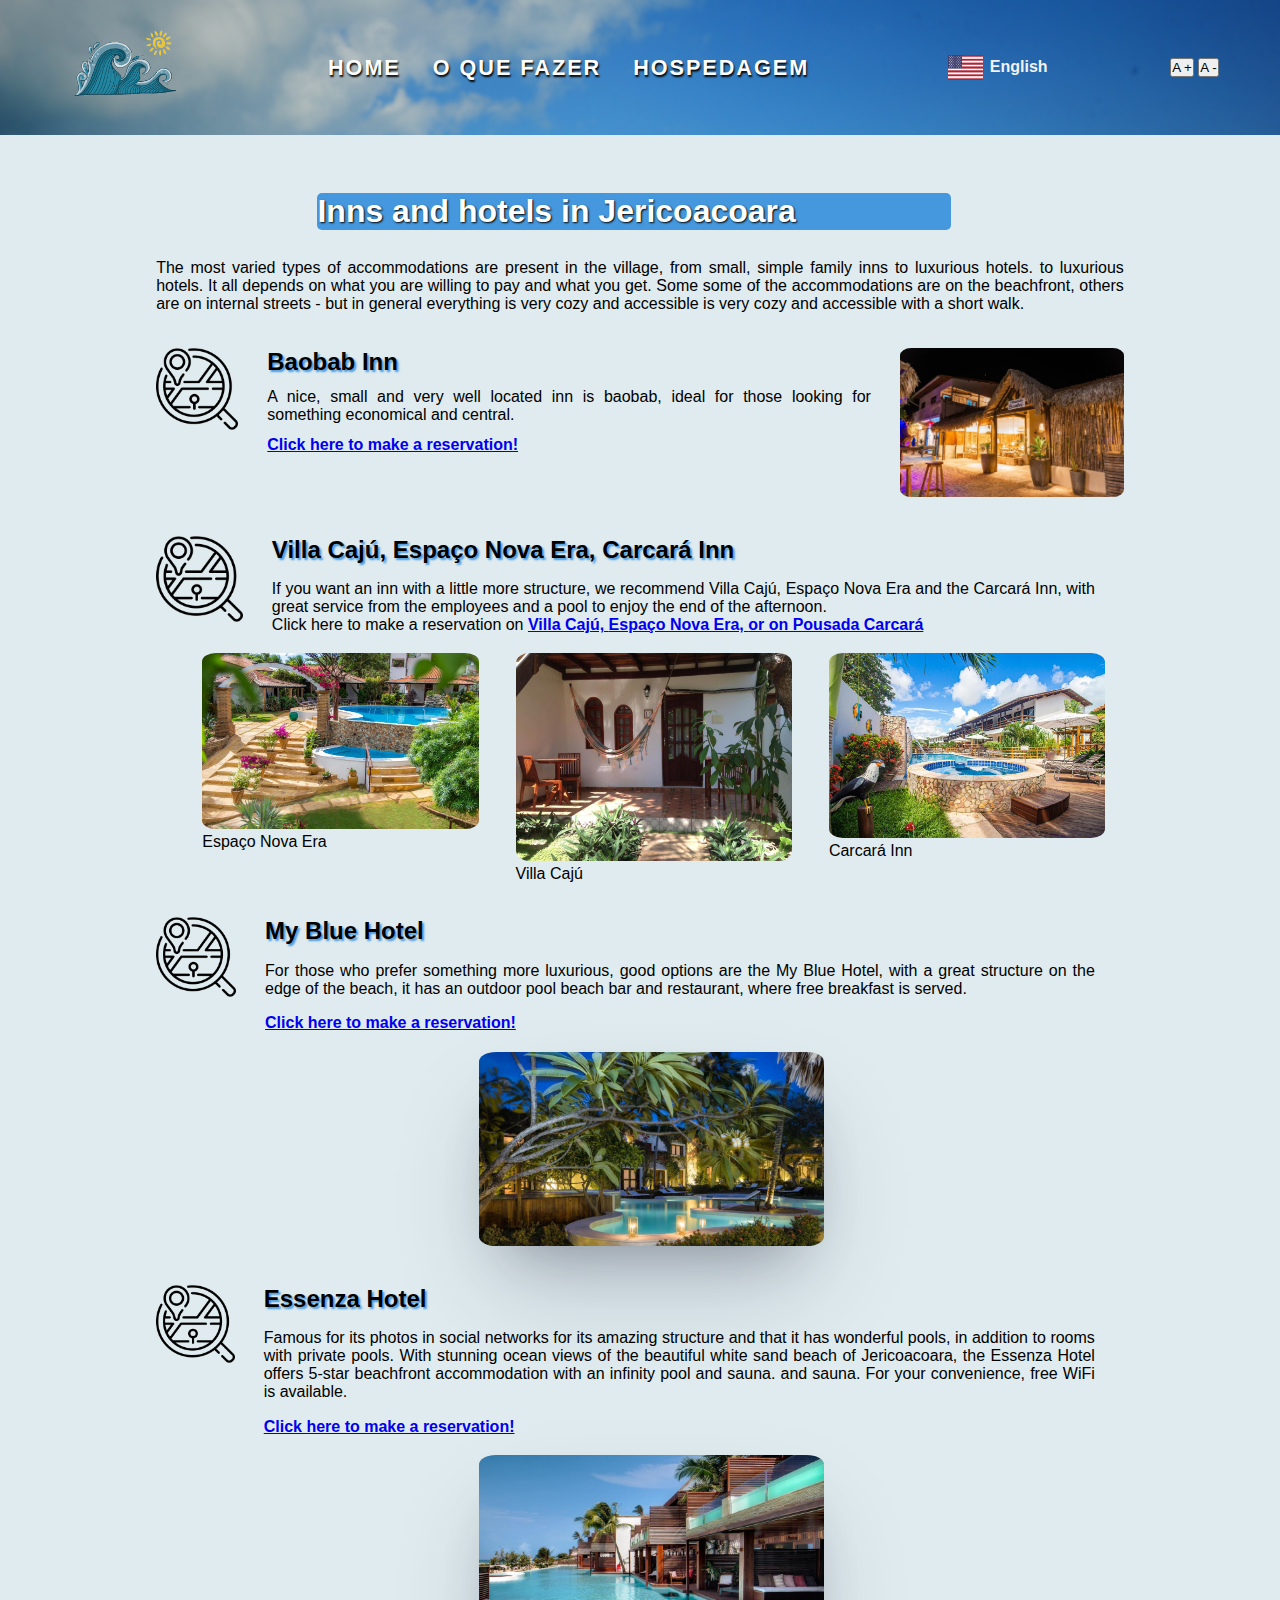
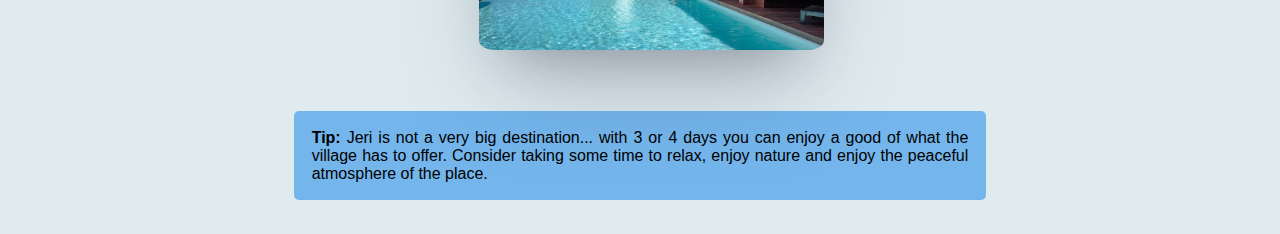
<file: paginas/2_hospedagem_english.html>
<!DOCTYPE html>
<html lang="en">
    <head>
        <meta charset="UTF-8">
        <meta name="viewport" content="width=device-width, initial-scale=1.0"/>
        <link rel="stylesheet" href="../css/style3.css">
        <title> Pontos Turísticos </title>
    </head>

    <body>
        <header>
            <nav class="nav-bar">
                <div class="logo">
                    <img src="../img/logo.png" >
                </div>

                    <ul class="nav-menu">
                        <li class="nav-item"><a class="nav-link" href="../index.html">HOME</a></li>
                        <li class="nav-item"><a class="nav-link" href="1_oq_fzr.html">O QUE FAZER</a></li> 
                        <li class="nav-item"><a class="nav-link" href="2_hospedagem.html">HOSPEDAGEM</a></li> 
                    </ul>        

                <div class="mobile_menu">
                    <span class="bar"></span>
                    <span class="bar"></span>
                    <span class="bar"></span>
                </div>
                
                <div class="bandeiras">
                    <div class="little_band">
                        <img src="../img/eua-flag.jpeg">
                    </div>
                    <div class="linguas">
                        <div class="selecionada">
                            English
                        </div>
                        <ul>
                            <li><a href="2_hospedagem.html" >Português</a></li> 
                            <li><a href="2_hospedagem_english.html">Inglês</a></li> 
                        </ul>
                    </div>
                    
                </div>
                
                <div class="btn-container">
                    <button name="increase-font" id="increase-font" title="Aumentar fonte">A +</button>
                    <button name="decrease-font" id="decrease-font" title="Diminuir fonte">A -</button>
                </div>
                
            </nav>
        </header>

        <script src="../js/mobile_nav.js"></script>
            
            <div class="conteiner_inicio">
                <div class="txt_entrada">
                    <h1 class="title"> Inns and hotels in Jericoacoara </h1>
                    <br>
                    <div class="text">
                        <p> 
                            The most varied types of accommodations are present in the village, from small, simple family inns to luxurious hotels. 
                            to luxurious hotels. It all depends on what you are willing to pay and what you get. Some 
                            some of the accommodations are on the beachfront, others are on internal streets - but in general everything is very cozy and accessible 
                            is very cozy and accessible with a short walk.
                        </p>
                    </div>
                </div>
                <div class="content">
                    <div class="lugar">
                        <img src="../img/icon-lugar.png">
                    </div>
                    <div class="text-lugar">
                        <p>
                            <h2 class="title2"> Baobab Inn  </h2>
                            A nice, small and very well located inn is baobab, 
                            ideal for those looking for something economical and central. <br>
                        </p>
                        <div class="hiperlink">
                            <a href="https://www.booking.com/hotel/br/pousada-baoba-jijoca-de-jericoacoara.pt-br.html?aid=335683&label=MD-POST-124014" >
                                Click here to make a reservation!
                            </a>
                        </div>
                    </div>
                    <div class="foto-do-lugar2">
                        <img src="../img/pousada-baoba.jpg">
                    </div>
                </div>

                <div class="content">
                    <div class="lugar4">
                        <img src="../img/icon-lugar.png">
                    </div>
                    <div class="text-lugar">
                        <p>
                            <h2 class="title2"> Villa Cajú, Espaço Nova Era, Carcará Inn </h2>
                            If you want an inn with a little more structure, we recommend Villa Cajú, 
                            Espaço Nova Era and the Carcará Inn, with great service from the employees and a 
                            pool to enjoy the end of the afternoon.
                        </p>
                        <p> Click here to make a reservation on
                            <a class="hiperlink" href="https://www.melhoresdestinos.com.br/o-que-fazer-em-jericoacoara.html" >
                                Villa Cajú,
                            </a> 
                            <a class="hiperlink" href="https://www.booking.com/hotel/br/espaco-nova-era-pousada.pt-br.html?aid=335683&label=MD-POST-124014&sid=906b093c6b4de289499f3ceda1b86075&dest_id=325108%3Bdest_type%3Dhotel%3Bdist%3D0%3Bgroup_adults%3D2%3Bgroup_children%3D0%3Bhapos%3D1%3Bhpos%3D1%3Bno_rooms%3D1%3Breq_adults%3D2%3Breq_children%3D0%3Broom1%3DA%2CA%3Bsb_price_type%3Dtotal%3Bsr_order%3Dpopularity%3Bsrepoch%3D1672844933%3Bsrpvid%3D01136a819814021b%3Btype%3Dtotal%3Bucfs%3D1">
                                 Espaço Nova Era,
                            </a> 
                            <a class="hiperlink" href="https://www.booking.com/hotel/br/pousada-carcara.pt-br.html?aid=335683&label=MD-POST-124014">
                                or on Pousada Carcará
                            </a>
                        </p>
                    </div>
                </div>
                <div class="trio">
                    <figure class="foto-do-lugar">
                        <img src="../img/espaco-nova-era.jpg">
                        <figcaption> Espaço Nova Era </figcaption>
                    </figure>
                    <figure class="foto-do-lugar">
                        <img src="../img/villa-caju.jpg">
                        <figcaption> Villa Cajú </figcaption>
                    </figure>
                    <figure class="foto-do-lugar">
                        <img src="../img/pousada-carcara.jpg" >
                        <figcaption> Carcará Inn </figcaption>
                    </figure>
                </div>

                <div class="content">
                    <div class="lugar2">
                        <img src="../img/icon-lugar.png">
                    </div>
                    <div class="text-lugar">
                        <p>
                            <h2 class="title2"> My Blue Hotel  </h2>
                            For those who prefer something more luxurious, good options are the My Blue Hotel,
                            with a great structure on the edge of the beach, it has an outdoor pool
                            beach bar and restaurant, where free breakfast is served.
                        </p>
                        <div class="hiperlink">
                            <a href="https://www.booking.com/hotel/br/mosquito-blue-jericoacoara.pt-br.html?aid=335683&label=MD-POST-124014" >
                                Click here to make a reservation!
                            </a>
                        </div>
                    </div>
                </div>
                <div class="imag-oq">
                    <img src="../img/my-blue-hotel.jpg">
                </div>

                <div class="content">
                    <div class="lugar3">
                        <img src="../img/icon-lugar.png">
                    </div>
                    <div class="text-lugar">
                        <p>
                            <h2 class="title2"> Essenza Hotel  </h2>
                            Famous for its photos in social networks for its amazing structure and that it has wonderful pools, 
                            in addition to rooms with private pools. With stunning ocean views of the beautiful white sand beach 
                            of Jericoacoara, the Essenza Hotel offers 5-star beachfront accommodation with an infinity pool and sauna. 
                            and sauna. For your convenience, free WiFi is available. <br>
                        </p>
                        <div class="hiperlink">
                            <a href="https://www.booking.com/hotel/br/pousada-baoba-jijoca-de-jericoacoara.pt-br.html?aid=335683&label=MD-POST-124014" >
                                Click here to make a reservation!
                            </a>
                        </div>
                    </div>
                </div>
                <div class="imag-oq">
                    <img src="../img/essenza-hotel.jpg">
                </div>

                <div class="conteiner2">
                    <div class="dica">
                        <b>Tip:</b> Jeri is not a very big destination... with 3 or 4 days you can enjoy a good 
                        of what the village has to offer. Consider taking some time to relax, enjoy nature 
                        and enjoy the peaceful atmosphere of the place.
                    </div>
                </div>


            </div>
        </body>
</html>
</file>
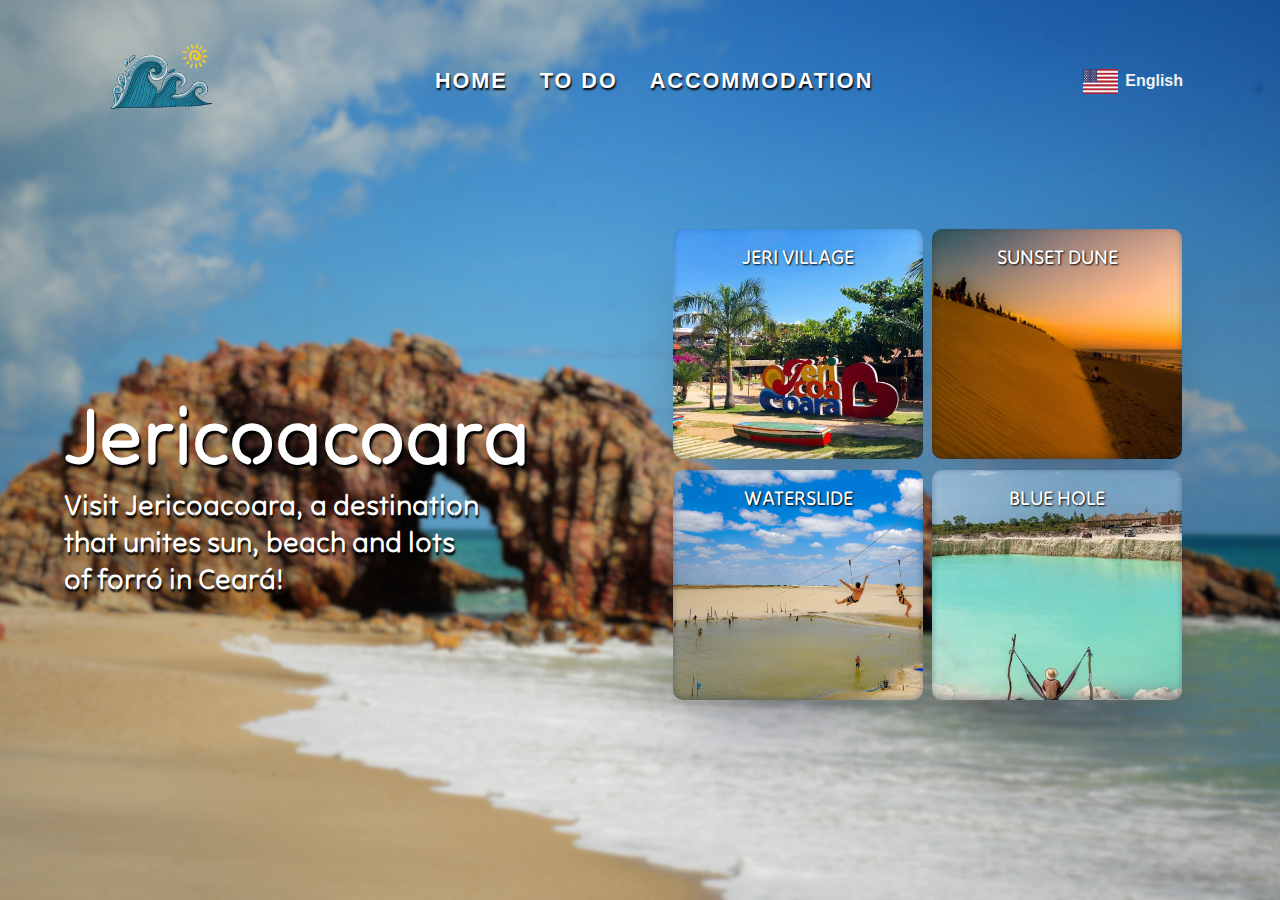
<file: paginas/index_english.html>
<!DOCTYPE html>
<html lang="en">
    <head>
        <meta charset="UTF-8">
        <meta name="viewport" content="width=device-width, initial-scale=1.0" />
        <link rel="stylesheet" href="../css/style.css">
        <title> Pontos Turísticos </title>
    </head>

    <body>
        <header>
            <nav class="nav-bar">
                <div class="logo">
                    <img src="../img/logo.png" >
                </div>

                    <ul class="nav-menu">
                        <li class="nav-item"><a class="nav-link" href="index.html">HOME</a></li>
                        <li class="nav-item"><a class="nav-link" href="1_oq_fzr.html">TO DO</a></li> 
                        <li class="nav-item"><a class="nav-link" href="2_hospedagem.html">ACCOMMODATION</a></li> 
                    </ul>        

                <div class="mobile_menu">
                    <span class="bar"></span>
                    <span class="bar"></span>
                    <span class="bar"></span>
                </div>

                <div class="bandeiras">
                    <div class="little_band">
                        <img src="../img/eua-flag.jpeg">
                    </div>
                    <div class="linguas">
                        <div class="selecionada">
                            English
                        </div>
                        <ul>
                            <li><a href="../index.html" >Portuguese</a></li> 
                            <li><a href="../paginas/index_english.html">English</a></li> 
                        </ul>
                    </div>
                </div>
                
            </nav>
        </header>

        <main></main>
        <script src="../js/mobile_nav.js"></script>
        
            <div class="conteiner_inicio">
                <div class="lado_esquerdo">
                    <div class="txt_inicio">
                        <h1> Jericoacoara </h1>
                        <p>
                            Visit Jericoacoara, a destination <br> that unites sun, beach and lots <br> of forró in Ceará!
                        </p>
                    </div>
                </div>
                    
                <div class="lado_direito">
                    <div class="quadros">
                        <div class="card card1">
                            <h5 style="text-align: center;"> JERI VILLAGE </h5>
                        </div>
                        <div class="card card2">
                            <h5 style="text-align: center;"> WATERSLIDE </h5>
                        </div>
                    </div>
                    <div class="quadros" >
                        <div class="card card3">
                                <h5 style="text-align: center;"> SUNSET DUNE </h5>
                            </div>
                            <div class="card card4">
                                <h5 style="text-align: center;"> BLUE HOLE </h5>
                            </div>
                    </div>
                </div>
                    
                </div>
            </div>
    </body>
</html>
</file>
<file: css/style.css>
@import url('https://fonts.googleapis.com/css2?family=Tilt+Neon&display=swap');

*{
    margin: 0;
    padding: 0;
    box-sizing: border-box;
    font-family: "Roboto", sans-serif;
} 

body{
    background: url("../img/pedra_furada_cut2.0.png") no-repeat center center; 
    background-size: cover;
    height: 100vh;
}

.logo{
    width: 10%;
    display: flex;
    justify-content: left;
}
.logo img{
    width: 100%;
    height: 15%;
}


.nav-bar{
    height: 18vh;
    display: flex;
    align-items: center;
    padding: 0rem 0rem; /*em cima e embaixo, esquerda e direita*/
    justify-content: space-around;
}
.nav-item {
    margin: 0 1rem;
    list-style: none;
}
.nav-link{
    text-shadow: #000 1px 2px 2px;
    color: rgb(255, 255, 255);
    text-decoration: none;
    font-size: 1.35rem;
    font-weight: bold;
    letter-spacing: 2px;
    border-radius: 5%;
    transition: 0.5s;
    font-family: 'Rubik', sans-serif;
}
.nav-link:hover{
    cursor: pointer;
    opacity: 0.8;
}

.nav-menu{
    display: flex;
    align-items: center;
    justify-content: right;
}
.nav-menu ul{
    display: flex;
    justify-content: space-evenly;
    list-style: none;
}

.mobile_menu{
    cursor: pointer;
    display: none;
}
.mobile_menu div{
    width: 32px;
    height: 2px;
    background: #fff;
    margin: 8px;
    transition: 0.3s;
}
.bar{
    display: block;
    width: 28px;
    height: 3px;
    border-radius: 2px;
    margin: 5px auto;
    background-color: #fff;
    transition: all 0.3s ease-in-out;

}

@media (max-width: 768px) {
    .mobile_menu{
        display: block;
    }
    .mobile_menu.active .bar:nth-child(2){
        opacity: 0;
    }
    .mobile_menu.active .bar:nth-child(1){
        transform: translateY(8px) rotate(45deg);
    }
    .mobile_menu.active .bar:nth-child(3){
        transform: translateY(-8px) rotate(-45deg);
    }


    .nav-menu{
        position: fixed;
        left: -100%;
        top: 5%;
        border-radius: 0 0 20px 20px;
        background: url("../img/fundo_mobile_menu2.png") no-repeat top center; 
        background-size: cover;
        text-align: center;
        flex-direction: column;
        width: 100%;
        transition: 0.5s;
    }
    .nav-item{
        margin: 16px 0;
    }
    .nav-menu.active{
        left: 0;
    }

    .conteiner_inicio{
        padding-left: 5%;
        padding-right: 5%;
        display: inline-block;
        width: 100%;
    }
    .lado_direito{
        width: 90%;
        display: inline-block;
    }
    .lado_esquerdo{
        padding-top: 10%;
        width: 90%;
    }
}

.bandeiras{
    display: flex;
    justify-content: space-between;
    gap: 7px;
    position: relative;
}
.bandeiras ul{
    border-radius: 4px;
    background-color: #dfebee;
    list-style: none;
    border: 1px solid #f8f8f8;
    box-shadow: rgba(0, 0, 0, 0.25) 0px 54px 55px, rgba(0, 0, 0, 0.12) 0px -12px 30px, rgba(0, 0, 0, 0.12) 0px 4px 6px, rgba(0, 0, 0, 0.17) 0px 12px 13px, rgba(0, 0, 0, 0.09) 0px -3px 5px;
    display: none;
    position: absolute;
    
}
.bandeiras:hover ul{
    display: block;

}

.selecionada{
    line-height: 1.5;
    cursor: pointer;
    display: flex;
    color: #f2f2f2;
    font-weight: bold;
}
.linguas a{
    color: #000;
    text-decoration: none;
    padding: 10px;
    display: block;
}
.linguas a:hover{
    background-color: #f2f2f2;
}

.little_band{
    width: 35px;
    height: 25px;
}
.little_band img{
    width: 100%;
    height: 100%;
}
.little_band2{
    width: 35px;
    height: 25px;
}
.little_band2 img{
    width: 100%;
    height: 100%;
}



/*  BODY  */

.conteiner_inicio{
    padding-left: 5%;
    padding-right: 5%;
    display: flex;
    width: 100%;
    align-items: center;

}

.quadros{
    margin-top: 12%;
    width: 100%;
    height: 100%;
}

.lado_direito{
    width: 45%;
    display: flex;
}
.txt_inicio{
    width: 100%;
}
.txt_inicio h1{
    text-shadow: #000 2px 3px 2px;
    font-family: 'Tilt Neon', cursive;
    font-size: 5rem;
    color: rgb(255, 255, 255);
}
.txt_inicio p{
    text-shadow: #000 1px 3px 2px;
    font-family: 'Tilt Neon', cursive;
    font-weight: bold;
    font-size: 1.8rem;
    color: rgb(255, 255, 255);
    text-align: left;
}

.lado_esquerdo{
    padding-top: 10%;
    width: 45%;
}
.card {
    width: 250px;
    height: 230px;
    display: inline-block;
    border-radius: 10px;
    padding: 15px 25px;
    box-sizing: border-box;
    cursor: pointer;
    margin: 2% 35%;
    box-shadow: rgba(50, 50, 93, 0.25) 0px 50px 100px -20px, rgba(0, 0, 0, 0.3) 0px 30px 60px -30px, rgba(10, 37, 64, 0.35) 0px -2px 6px 0px inset;
    background-size: cover;
}
.card h5{
    text-shadow: #000 1px 1px 2px;
    color: rgb(255, 255, 255);
    font-size: 20px;
    font-family: 'Tilt Neon', cursive;
}
.card1{
    background-image: url(../img/foto3.jpg);
}
.card2{
    background-image: url(../img/foto8.jpg);
}
.card3{
    background-image: url(../img/big_duna.jpg);
}
.card4{
    background-image: url(../img/buraco-azul.jpg.webp);
}
</file>
<file: css/style2.css>
@import url('https://fonts.googleapis.com/css2?family=Tilt+Neon&display=swap');

*{
    margin: 0;
    padding: 0;
    box-sizing: border-box;
    font-family: "Roboto", sans-serif;
} 

body{
    background-color: #dfebee;
}

.logo{
    width: 10%;
    display: flex;
    justify-content: left;
}
.logo img{
    width: 100%;
    height: 15%;
}


.nav-bar{
    background: url("../img/pedra_furada_cut2.0.png") no-repeat top center; 
    background-size: cover;
    height: 15vh;
    display: flex;
    align-items: center;
    padding: 0rem 0rem; /*em cima e embaixo, esquerda e direita*/
    justify-content: space-around;
}
.nav-item {
    margin: 0 1rem;
    list-style: none;
}
.nav-link{
    text-shadow: #000 1px 2px 2px;
    color: rgb(255, 255, 255);
    text-decoration: none;
    font-size: 1.35rem;
    font-weight: bold;
    letter-spacing: 2px;
    border-radius: 5%;
    transition: 0.5s;
    font-family: 'Rubik', sans-serif;
}
.nav-link:hover{
    cursor: pointer;
    opacity: 0.8;
}

.nav-menu{
    display: flex;
    align-items: center;
    justify-content: right;
}
.nav-menu ul{
    display: flex;
    justify-content: space-evenly;
    list-style: none;
}

.mobile_menu{
    cursor: pointer;
    display: none;
}
.mobile_menu div{
    width: 32px;
    height: 2px;
    background: #fff;
    margin: 8px;
    transition: 0.3s;
}
.bar{
    display: block;
    width: 28px;
    height: 3px;
    border-radius: 2px;
    margin: 5px auto;
    background-color: #fff;
    transition: all 0.3s ease-in-out;

}

@media (max-width: 768px) {
    .mobile_menu{
        display: block;
    }
    .mobile_menu.active .bar:nth-child(1){
        transform: translateY(8px) rotate(45deg);
    }
    .mobile_menu.active .bar:nth-child(2){
        opacity: 0;
    }
    .mobile_menu.active .bar:nth-child(3){
        opacity: 0;
    }
    .mobile_menu.active .bar:nth-child(4){
        transform: translateY(-8px) rotate(-45deg);
    }

    .nav-menu{
        position: fixed;
        left: -100%;
        top: 5%;
        border-radius: 0 0 20px 20px;
        background-color:#2a92d3;
        text-align: center;
        flex-direction: column;
        width: 100%;
        transition: 0.5s;
    }
    .nav-item{
        margin: 16px 0;
    }
    .nav-menu.active{
        left: 0;
    }
}

.bandeiras{
    display: flex;
    justify-content: space-between;
    gap: 7px;
    position: relative;
}
.bandeiras ul{
    border-radius: 4px;
    background-color: #dfebee;
    list-style: none;
    border: 1px solid #f8f8f8;
    box-shadow: rgba(0, 0, 0, 0.25) 0px 54px 55px, rgba(0, 0, 0, 0.12) 0px -12px 30px, rgba(0, 0, 0, 0.12) 0px 4px 6px, rgba(0, 0, 0, 0.17) 0px 12px 13px, rgba(0, 0, 0, 0.09) 0px -3px 5px;
    display: none;
    position: absolute;
    
}
.bandeiras:hover ul{
    display: block;

}

.selecionada{
    line-height: 1.5;
    cursor: pointer;
    display: flex;
    color: #f2f2f2;
    font-weight: bold;
}
.linguas a{
    color: #000;
    text-decoration: none;
    padding: 10px;
    display: block;
}
.linguas a:hover{
    background-color: #f2f2f2;
}


.little_band{
    width: 35px;
    height: 25px;
}
.little_band img{
    width: 100%;
    height: 100%;
}
.little_band2{
    width: 35px;
    height: 25px;
}
.little_band2 img{
    width: 100%;
    height: 100%;
}


/*  BODY  */

.conteiner_inicio{
    background-color: #dfebee;
    padding-left: 5%;
    padding-right: 5%;
    width: 100%;
}

.quadros{
    width: 100%;
    height: 100%;
}

.lado_direito{
    width: 45%;
    display: flex;
}
.txt_inicio{
    width: 100%;
}
.txt_inicio h1{
    text-shadow: #000 2px 3px 2px;
    font-family: 'Tilt Neon', cursive;
    font-size: 5rem;
    color: rgb(255, 255, 255);
    margin-bottom: 2%;
}
.txt_inicio p{
    text-shadow: #000 1px 3px 2px;
    font-family: 'Tilt Neon', cursive;
    font-weight: bold;
    font-size: 1.8rem;
    color: rgb(255, 255, 255);
    text-align: left;
}

.lado_esquerdo{
    padding-top: 10%;
    width: 45%;
}
.card {
    width: 250px;
    height: 230px;
    display: inline-block;
    border-radius: 10px;
    padding: 15px 25px;
    box-sizing: border-box;
    cursor: pointer;
    margin: 2% 35%;
    box-shadow: rgba(50, 50, 93, 0.25) 0px 50px 100px -20px, rgba(0, 0, 0, 0.3) 0px 30px 60px -30px, rgba(10, 37, 64, 0.35) 0px -2px 6px 0px inset;
    background-size: cover;
}
.card h5{
    text-shadow: #000 1px 1px 2px;
    color: rgb(255, 255, 255);
    font-size: 20px;
    font-family: 'Tilt Neon', cursive;
}
.card1{
    background-image: url(../img/foto3.jpg);
}
.card2{
    background-image: url(../img/foto8.jpg);
}
.card3{
    background-image: url(../img/big_duna.jpg);
}
.card4{
    background-image: url(../img/buraco-azul.jpg.webp);
}

.txt_entrada{
    margin-top: 5%;
    display: block;
}
.title{
    margin-top: 5%;
    margin-bottom: 1%;
    color:#fff;
    text-shadow: black 1px 1px 2px;
    background-color: #4598DE;
    border-radius: 5px;
}
.text{
    padding-inline: 8%;
    margin-bottom: 2% ;
    text-align: justify;
}
.text_embaixo_foto{
    margin-top: 3%;
    padding-inline: 8%;
    margin-bottom: 2% ;
    text-align: justify;
}
.title2{
    margin-bottom: 2%;
    color:rgb(0, 0, 0);
    text-shadow: #4598DE 2px 2px 2px;
    border-radius: 5px;
}

.imag{
    margin-left: 22%;
    width: 55%;
    height: 35%;
    justify-content: center;
}
.imag img{
    box-shadow: rgba(50, 50, 93, 0.25) 0px 50px 100px -20px, rgba(0, 0, 0, 0.3) 0px 30px 60px -30px, rgba(10, 37, 64, 0.35) 0px -2px 6px 0px inset;
    border-radius: 5%;
    width: 100%;
    height: 100%;
    justify-content: center;
}
.imag-duo{
    display: flex;
    justify-content: center;
    gap: 15px;
}
.duo{
    width: 43%;
    height: 43%;
}
.duo img{
    box-shadow: rgba(50, 50, 93, 0.25) 0px 50px 100px -20px, rgba(0, 0, 0, 0.3) 0px 30px 60px -30px, rgba(10, 37, 64, 0.35) 0px -2px 6px 0px inset;
    border-radius: 5%;
    width: 100%;
    height: 100%;
}
#duo{
    width: 34%;
    height: 38%;
}
#duo img{
    box-shadow: rgba(50, 50, 93, 0.25) 0px 50px 100px -20px, rgba(0, 0, 0, 0.3) 0px 30px 60px -30px, rgba(10, 37, 64, 0.35) 0px -2px 6px 0px inset;
    border-radius: 5%;
    width: 100%;
    height: 100%;
}
</file>
<file: css/style3.css>
@import url('https://fonts.googleapis.com/css2?family=Tilt+Neon&display=swap');

*{
    margin: 0;
    padding: 0;
    box-sizing: border-box;
    font-family: "Roboto", sans-serif;
} 

body{
    background-color: #dfebee;
}

.logo{
    width: 10%;
    display: flex;
    justify-content: left;
}
.logo img{
    width: 100%;
    height: 15%;
}


.nav-bar{
    background: url("../img/pedra_furada_cut2.0.png") no-repeat top center; 
    background-size: cover;
    height: 15vh;
    display: flex;
    align-items: center;
    padding: 0rem 0rem; /*em cima e embaixo, esquerda e direita*/
    justify-content: space-around;
}
.nav-item {
    margin: 0 1rem;
    list-style: none;
}
.nav-link{
    text-shadow: #000 1px 2px 2px;
    color: rgb(255, 255, 255);
    text-decoration: none;
    font-size: 1.35rem;
    font-weight: bold;
    letter-spacing: 2px;
    border-radius: 5%;
    transition: 0.5s;
    font-family: 'Rubik', sans-serif;
}
.nav-link:hover{
    cursor: pointer;
    opacity: 0.8;
}

.nav-menu{
    display: flex;
    align-items: center;
    justify-content: right;
}
.nav-menu ul{
    display: flex;
    justify-content: space-evenly;
    list-style: none;
}

.mobile_menu{
    cursor: pointer;
    display: none;
}
.mobile_menu div{
    width: 32px;
    height: 2px;
    background: #fff;
    margin: 8px;
    transition: 0.3s;
}
.bar{
    display: block;
    width: 28px;
    height: 3px;
    border-radius: 2px;
    margin: 5px auto;
    background-color: #fff;
    transition: all 0.3s ease-in-out;

}

@media (max-width: 768px) {
    .mobile_menu{
        display: block;
    }
    .mobile_menu.active .bar:nth-child(1){
        transform: translateY(8px) rotate(45deg);
    }
    .mobile_menu.active .bar:nth-child(2){
        opacity: 0;
    }
    .mobile_menu.active .bar:nth-child(3){
        opacity: 0;
    }
    .mobile_menu.active .bar:nth-child(4){
        transform: translateY(-8px) rotate(-45deg);
    }

    .nav-menu{
        position: fixed;
        left: -100%;
        top: 5%;
        border-radius: 0 0 20px 20px;
        background-color:#2a92d3;
        text-align: center;
        flex-direction: column;
        width: 100%;
        transition: 0.5s;
    }
    .nav-item{
        margin: 16px 0;
    }
    .nav-menu.active{
        left: 0;
    }
}

.bandeiras{
    display: flex;
    justify-content: space-between;
    gap: 7px;
    position: relative;
}
.bandeiras ul{
    border-radius: 4px;
    background-color: #dfebee;
    list-style: none;
    border: 1px solid #f8f8f8;
    box-shadow: rgba(0, 0, 0, 0.25) 0px 54px 55px, rgba(0, 0, 0, 0.12) 0px -12px 30px, rgba(0, 0, 0, 0.12) 0px 4px 6px, rgba(0, 0, 0, 0.17) 0px 12px 13px, rgba(0, 0, 0, 0.09) 0px -3px 5px;
    display: none;
    position: absolute;
    
}
.bandeiras:hover ul{
    display: block;

}

.selecionada{
    line-height: 1.5;
    cursor: pointer;
    display: flex;
    color: #f2f2f2;
    font-weight: bold;
}
.linguas a{
    color: #000;
    text-decoration: none;
    padding: 10px;
    display: block;
}
.linguas a:hover{
    background-color: #f2f2f2;
}


.little_band{
    width: 35px;
    height: 25px;
}
.little_band img{
    width: 100%;
    height: 100%;
}
.little_band2{
    width: 35px;
    height: 25px;
}
.little_band2 img{
    width: 100%;
    height: 100%;
}


/*  BODY  */

.conteiner_inicio{
    background-color: #dfebee;
    padding-left: 5%;
    padding-right: 5%;
    width: 100%;
}

.quadros{
    width: 100%;
    height: 100%;
}

.lado_direito{
    width: 45%;
    display: flex;
}
.txt_inicio{
    width: 100%;
}
.txt_inicio h1{
    text-shadow: #000 2px 3px 2px;
    font-family: 'Tilt Neon', cursive;
    font-size: 5rem;
    color: rgb(255, 255, 255);
    margin-bottom: 2%;
}
.txt_inicio p{
    text-shadow: #000 1px 3px 2px;
    font-family: 'Tilt Neon', cursive;
    font-weight: bold;
    font-size: 1.8rem;
    color: rgb(255, 255, 255);
    text-align: left;
}

.lado_esquerdo{
    padding-top: 10%;
    width: 45%;
}
.card {
    width: 250px;
    height: 230px;
    display: inline-block;
    border-radius: 10px;
    padding: 15px 25px;
    box-sizing: border-box;
    cursor: pointer;
    margin: 2% 35%;
    box-shadow: rgba(50, 50, 93, 0.25) 0px 50px 100px -20px, rgba(0, 0, 0, 0.3) 0px 30px 60px -30px, rgba(10, 37, 64, 0.35) 0px -2px 6px 0px inset;
    background-size: cover;
}
.card h5{
    text-shadow: #000 1px 1px 2px;
    color: rgb(255, 255, 255);
    font-size: 20px;
    font-family: 'Tilt Neon', cursive;
}
.card1{
    background-image: url(../img/foto3.jpg);
}
.card2{
    background-image: url(../img/foto8.jpg);
}
.card3{
    background-image: url(../img/big_duna.jpg);
}
.card4{
    background-image: url(../img/buraco-azul.jpg.webp);
}

.txt_entrada{
    margin-top: 5%;
    display: block;
}
.title{
    margin-left: 22%;
    margin-top: 5%;
    margin-bottom: 1%;
    color:#fff;
    text-shadow: black 1px 1px 2px;
    background-color: #4598DE;
    border-radius: 5px;
    width: 55%;
    height: 8%;
}
.text{
    padding-inline: 8%;
    margin-bottom: 2% ;
    text-align: justify;
}
.text_embaixo_foto{
    margin-top: 3%;
    padding-inline: 8%;
    margin-bottom: 2% ;
    text-align: justify;
}
.title2{
    margin-bottom: 2%;
    color:rgb(0, 0, 0);
    text-shadow: #4598DE 2px 2px 2px;
    border-radius: 5px;
}

.imag{
    margin-left: 22%;
    width: 55%;
    height: 35%;
    justify-content: center;
}
.imag img{
    box-shadow: rgba(50, 50, 93, 0.25) 0px 50px 100px -20px, rgba(0, 0, 0, 0.3) 0px 30px 60px -30px, rgba(10, 37, 64, 0.35) 0px -2px 6px 0px inset;
    border-radius: 5%;
    width: 100%;
    height: 100%;
    justify-content: center;
}

.imag-oq{
    margin-left: 36%;
    width: 30%;
    height: 15%;
    justify-content: center;
}
.imag-oq img{
    box-shadow: rgba(50, 50, 93, 0.25) 0px 50px 100px -20px, rgba(0, 0, 0, 0.3) 0px 30px 60px -30px, rgba(10, 37, 64, 0.35) 0px -2px 6px 0px inset;
    border-radius: 5%;
    width: 100%;
    height: 100%;
    justify-content: center;
}

.imag-duo{
    display: flex;
    justify-content: center;
    gap: 15px;
}
.duo{
    width: 43%;
    height: 43%;
}
.duo img{
    box-shadow: rgba(50, 50, 93, 0.25) 0px 50px 100px -20px, rgba(0, 0, 0, 0.3) 0px 30px 60px -30px, rgba(10, 37, 64, 0.35) 0px -2px 6px 0px inset;
    border-radius: 5%;
    width: 100%;
    height: 100%;
}
#duo{
    width: 34%;
    height: 38%;
}
#duo img{
    box-shadow: rgba(50, 50, 93, 0.25) 0px 50px 100px -20px, rgba(0, 0, 0, 0.3) 0px 30px 60px -30px, rgba(10, 37, 64, 0.35) 0px -2px 6px 0px inset;
    border-radius: 5%;
    width: 100%;
    height: 100%;
}

.content{
    margin-top: 3%;
    display: flex;
    margin-inline: 8%;
}
.lugar{
    width: 11%;
    height: 11%;
}
.lugar img{
    width: 100%;
    height: 100%;
}
.lugar2{
    width: 15%;
    height: 15%;
}
.lugar2 img{
    width: 100%;
    height: 100%;
}
.lugar3{
    width: 25%;
    height: 25%;
}
.lugar3 img{
    width: 100%;
    height: 100%;
}
.lugar4{
    width: 15%;
    height: 15%;
}
.lugar4 img{
    width: 100%;
    height: 100%;
}
.text-lugar{
    padding-inline: 3%;
    margin-bottom: 2% ;
    text-align: justify;
}
.hiperlink{
    font-weight: 600;
    margin-top: 2%;
}
.foto-do-lugar{
    width: 30%;
    height:10%;
}
.foto-do-lugar img{
    border-radius: 5%;
    width: 100%;
    height: 100%;
}
.foto-do-lugar2{
    width: 30%;
    height:10%;
}
.foto-do-lugar2 img{
    border-radius: 5%;
    width: 100%;
    height: 100%;
}

.trio{
    display: flex;
    padding-inline: 8%;
    margin-left: 4%;
    gap: 4%;
}

.conteiner2{
    display: block;
}
.dica{
    margin-top: 5%;
    margin-bottom: 3%;
    padding: 1.5%;
    border-color: #4598DE;
    background-color:#74b6ec;
    border-radius: 5px;
    width: 60%;
    height: 35%;
    text-align: justify;
    margin-left: 20%;
}
</file>
